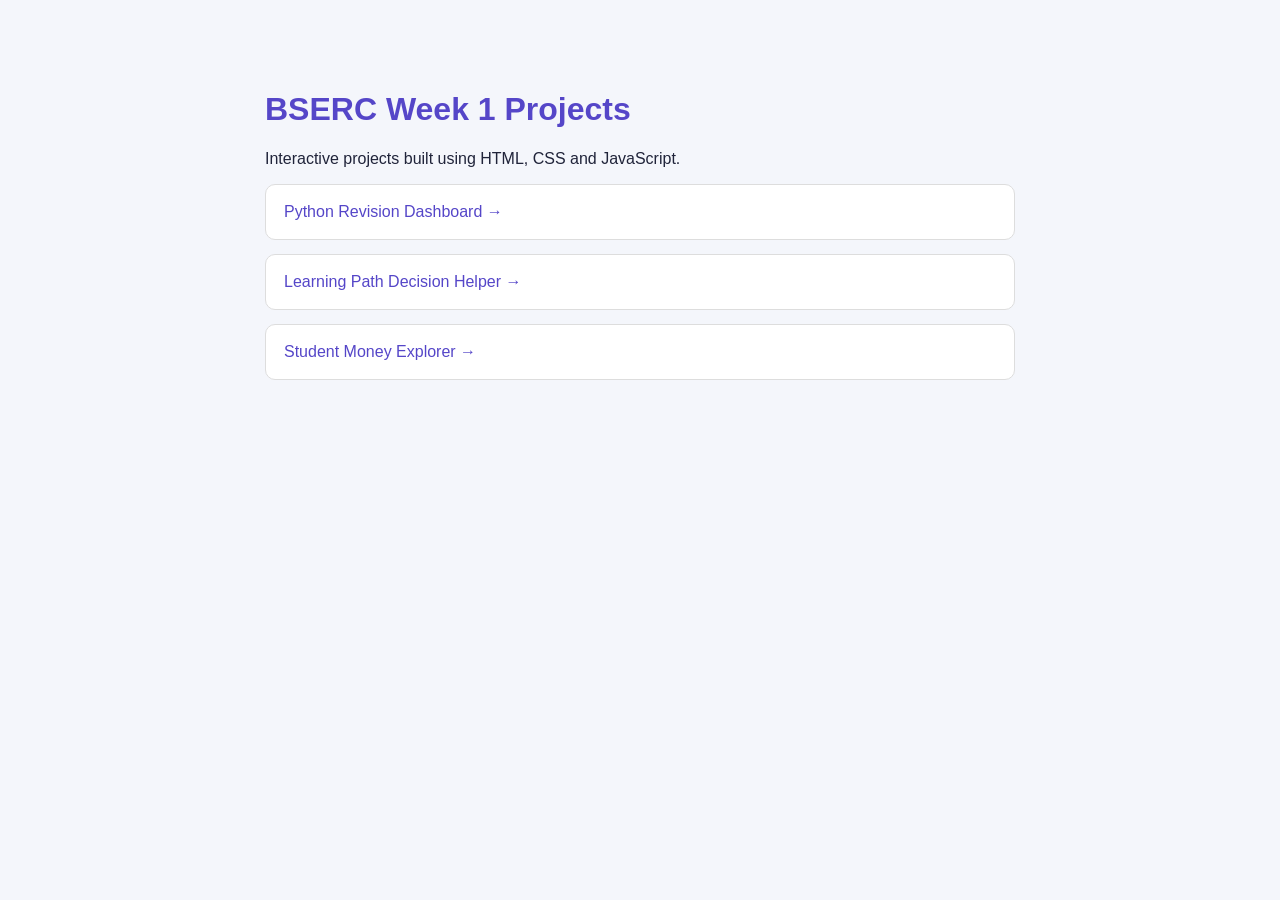
<file: index.html>
<!DOCTYPE html>
<html lang="en">
<head>
  <meta charset="UTF-8">
  <meta name="viewport" content="width=device-width, initial-scale=1.0">
  <title>BSERC Week 1 Projects</title>
  <style>
    body {
      font-family: Arial, sans-serif;
      max-width: 750px;
      margin: 50px auto;
      padding: 20px;
      background: #f4f6fb;
      color: #20243a;
    }
    h1 { color: #5546c8; }
    a {
      display: block;
      background: white;
      padding: 18px;
      margin: 14px 0;
      border-radius: 10px;
      color: #5546c8;
      text-decoration: none;
      border: 1px solid #ddd;
    }
    a:hover { background: #eceaff; }
  </style>
</head>
<body>
  <h1>BSERC Week 1 Projects</h1>
  <p>Interactive projects built using HTML, CSS and JavaScript.</p>

  <a href="BSERC_html_files/python%20revision%20dashboard/python_revision_dashboard.html">
    Python Revision Dashboard →
  </a>

  <a href="BSERC_html_files/learning%20path%20decision%20helper/learning_path_decision_helper.html">
    Learning Path Decision Helper →
  </a>

  <a href="BSERC_html_files/student%20money%20explorer/student_money_explorer.html">
    Student Money Explorer →
  </a>
</body>
</html>
</file>
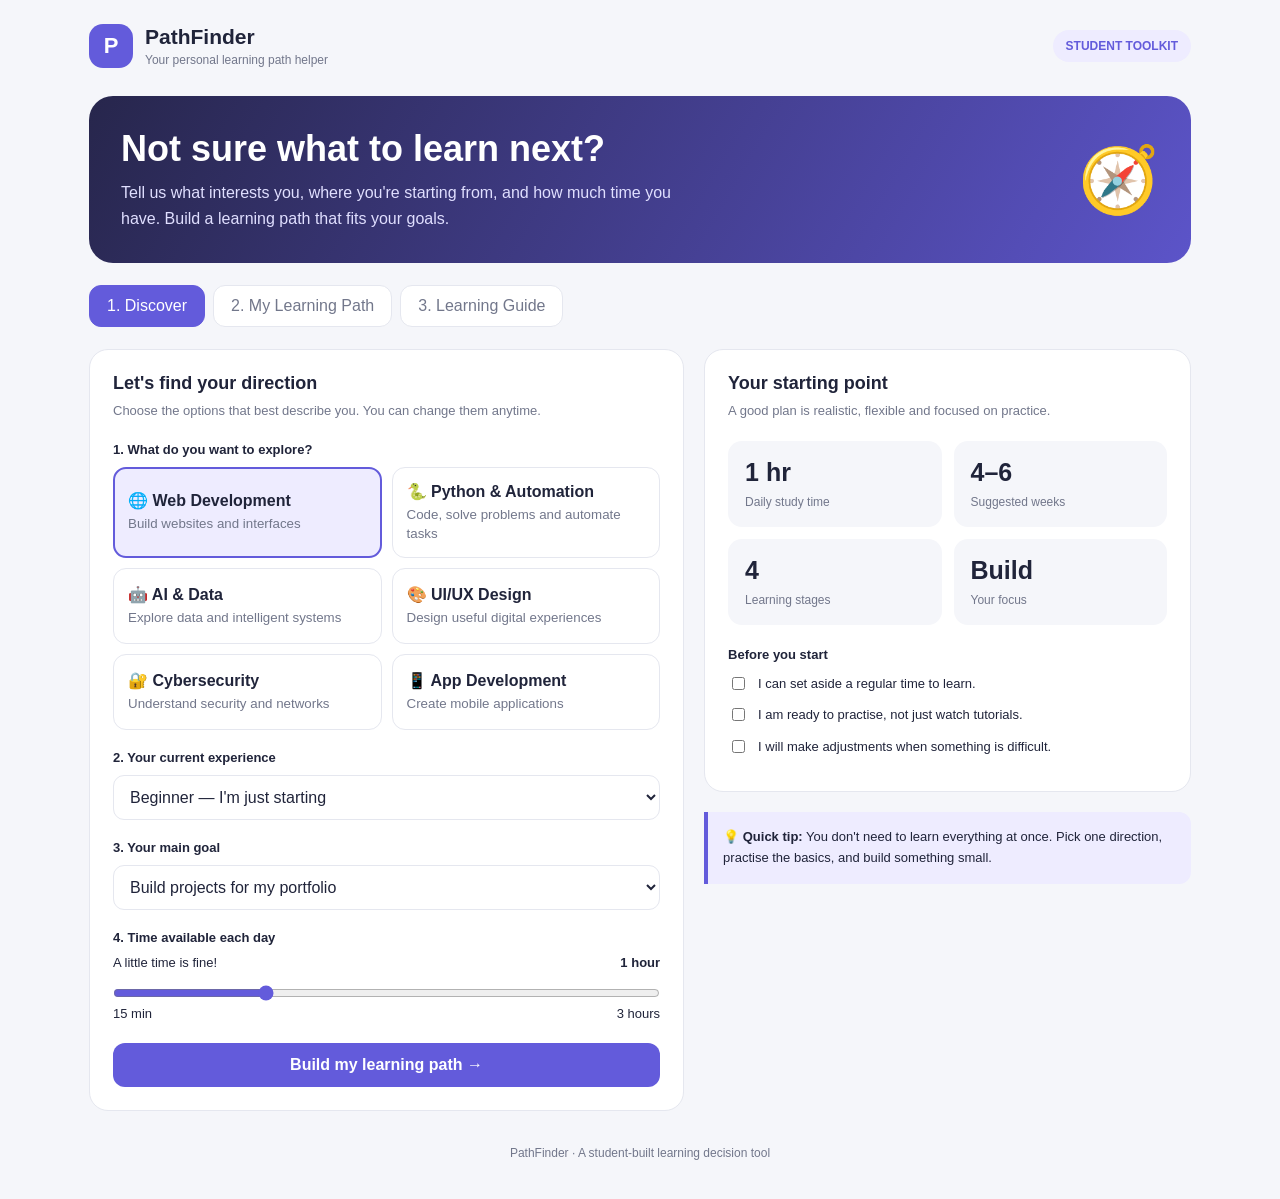
<file: learning path decision helper/learning_path_decision_helper.html>
<!DOCTYPE html>
<html lang="en">
<head>
<meta charset="UTF-8">
<meta name="viewport" content="width=device-width, initial-scale=1.0">
<title>PathFinder | Learning Path Helper</title>
<style>
:root {
  --bg: #f5f6fa;
  --card: #ffffff;
  --text: #20243a;
  --muted: #72778b;
  --accent: #635bdb;
  --soft: #eeecff;
  --border: #e5e7ef;
  --green: #19876b;
}
* { box-sizing: border-box; }
body {
  margin: 0;
  font-family: Inter, "Segoe UI", Arial, sans-serif;
  background: var(--bg);
  color: var(--text);
}
button, select { font: inherit; }
button { cursor: pointer; }
.app { max-width: 1150px; margin: auto; padding: 24px; }
header {
  display: flex; justify-content: space-between; align-items: center;
  gap: 16px; margin-bottom: 28px;
}
.brand { display: flex; align-items: center; gap: 12px; }
.logo {
  width: 44px; height: 44px; border-radius: 14px;
  display: grid; place-items: center; color: white;
  background: var(--accent); font-size: 22px; font-weight: bold;
}
.brand h1 { font-size: 21px; margin: 0; }
.brand p { margin: 4px 0 0; color: var(--muted); font-size: 12px; }
.pill {
  background: var(--soft); color: var(--accent); padding: 9px 13px;
  border-radius: 30px; font-size: 12px; font-weight: 700;
}
.hero {
  background: linear-gradient(120deg, #27264c, #5c54c9);
  border-radius: 24px; padding: 32px; color: white;
  display: flex; justify-content: space-between; align-items: center;
  gap: 20px; margin-bottom: 22px;
}
.hero h2 { font-size: clamp(25px, 4vw, 36px); margin: 0 0 10px; }
.hero p { color: #e0dfff; max-width: 590px; line-height: 1.6; margin: 0; }
.hero-icon { font-size: 65px; }
.tabs { display: flex; gap: 8px; flex-wrap: wrap; margin-bottom: 22px; }
.tab {
  border: 1px solid var(--border); background: var(--card);
  color: var(--muted); border-radius: 12px; padding: 11px 17px;
}
.tab.active { background: var(--accent); color: white; border-color: var(--accent); }
.page { display: none; }
.page.active { display: block; }
.layout { display: grid; grid-template-columns: 1.1fr .9fr; gap: 20px; }
.card {
  background: var(--card); border: 1px solid var(--border);
  border-radius: 19px; padding: 23px; margin-bottom: 20px;
}
.card h3 { margin: 0 0 7px; font-size: 18px; }
.sub { color: var(--muted); font-size: 13px; line-height: 1.6; margin: 0 0 19px; }
.label { display: block; font-size: 13px; font-weight: 700; margin: 20px 0 10px; }
.options { display: grid; grid-template-columns: repeat(2, 1fr); gap: 10px; }
.option {
  text-align: left; border: 1px solid var(--border); background: var(--card);
  color: var(--text); border-radius: 13px; padding: 14px;
  min-height: 76px; transition: .15s;
}
.option strong { display: block; margin-bottom: 5px; }
.option small { color: var(--muted); line-height: 1.4; display: block; }
.option.selected { border: 2px solid var(--accent); background: var(--soft); padding: 13px; }
select {
  width: 100%; padding: 12px; border: 1px solid var(--border);
  border-radius: 11px; background: var(--card); color: var(--text);
}
.range-row { display: flex; justify-content: space-between; font-size: 13px; }
input[type="range"] { width: 100%; accent-color: var(--accent); margin: 15px 0 5px; }
.primary, .secondary {
  border: 0; border-radius: 12px; padding: 13px 18px; font-weight: 700;
}
.primary { background: var(--accent); color: white; width: 100%; margin-top: 22px; }
.secondary { background: var(--soft); color: var(--accent); }
.primary:hover, .secondary:hover { opacity: .88; }
.stat-grid { display: grid; grid-template-columns: repeat(2, 1fr); gap: 12px; }
.stat { background: var(--bg); border-radius: 14px; padding: 17px; }
.stat strong { display: block; font-size: 25px; margin-bottom: 5px; }
.stat span { font-size: 12px; color: var(--muted); }
.mini-title { font-size: 13px; font-weight: 700; margin: 22px 0 10px; }
.checkline { display: flex; gap: 10px; align-items: flex-start; margin: 12px 0; font-size: 13px; line-height: 1.5; }
.checkline input { accent-color: var(--accent); margin-top: 3px; }
.result-head { display: flex; justify-content: space-between; gap: 12px; align-items: center; }
.tag { background: #e5f6ef; color: var(--green); border-radius: 30px; padding: 7px 10px; font-size: 11px; font-weight: 700; }
.path-card {
  border: 1px solid var(--border); border-radius: 15px;
  padding: 17px; margin: 13px 0; display: flex; gap: 14px;
}
.step-num {
  flex: 0 0 34px; width: 34px; height: 34px; border-radius: 11px;
  background: var(--soft); color: var(--accent); display: grid;
  place-items: center; font-weight: 800;
}
.path-card h4 { margin: 0 0 6px; }
.path-card p { color: var(--muted); font-size: 13px; line-height: 1.6; margin: 0; }
.path-card small { color: var(--accent); display: block; margin-top: 9px; font-weight: 700; }
.tip {
  border-left: 4px solid var(--accent); background: var(--soft);
  padding: 15px; border-radius: 0 12px 12px 0;
  font-size: 13px; line-height: 1.6; margin: 15px 0;
}
.empty { text-align: center; padding: 35px 15px; color: var(--muted); line-height: 1.7; }
footer { text-align: center; color: var(--muted); font-size: 12px; padding: 15px; }
@media (max-width: 760px) {
  .app { padding: 15px; }
  .hero { padding: 23px; }
  .hero-icon { display: none; }
  .layout { grid-template-columns: 1fr; }
  .card { padding: 18px; }
  .brand p { max-width: 180px; }
  .pill { display: none; }
}
@media (max-width: 420px) {
  .options { grid-template-columns: 1fr; }
  .hero { border-radius: 17px; }
  .tab { flex: 1; padding: 10px 8px; font-size: 12px; }
}
</style>
</head>
<body>
<div class="app">
  <header>
    <div class="brand">
      <div class="logo">P</div>
      <div>
        <h1>PathFinder</h1>
        <p>Your personal learning path helper</p>
      </div>
    </div>
    <span class="pill">STUDENT TOOLKIT</span>
  </header>

  <section class="hero">
    <div>
      <h2>Not sure what to learn next?</h2>
      <p>Tell us what interests you, where you're starting from, and how much time you have. Build a learning path that fits your goals.</p>
    </div>
    <div class="hero-icon">🧭</div>
  </section>

  <nav class="tabs">
    <button class="tab active" data-page="discover">1. Discover</button>
    <button class="tab" data-page="path">2. My Learning Path</button>
    <button class="tab" data-page="guide">3. Learning Guide</button>
  </nav>

  <main>
    <section class="page active" id="discover">
      <div class="layout">
        <div class="card">
          <h3>Let's find your direction</h3>
          <p class="sub">Choose the options that best describe you. You can change them anytime.</p>

          <span class="label">1. What do you want to explore?</span>
          <div class="options" id="interests">
            <button class="option selected" data-value="web">
              <strong>🌐 Web Development</strong><small>Build websites and interfaces</small>
            </button>
            <button class="option" data-value="python">
              <strong>🐍 Python & Automation</strong><small>Code, solve problems and automate tasks</small>
            </button>
            <button class="option" data-value="ai">
              <strong>🤖 AI & Data</strong><small>Explore data and intelligent systems</small>
            </button>
            <button class="option" data-value="design">
              <strong>🎨 UI/UX Design</strong><small>Design useful digital experiences</small>
            </button>
            <button class="option" data-value="cyber">
              <strong>🔐 Cybersecurity</strong><small>Understand security and networks</small>
            </button>
            <button class="option" data-value="apps">
              <strong>📱 App Development</strong><small>Create mobile applications</small>
            </button>
          </div>

          <span class="label">2. Your current experience</span>
          <select id="level">
            <option value="beginner">Beginner — I'm just starting</option>
            <option value="some">Some basics — I've tried a few things</option>
            <option value="intermediate">Intermediate — I can build small projects</option>
          </select>

          <span class="label">3. Your main goal</span>
          <select id="goal">
            <option value="projects">Build projects for my portfolio</option>
            <option value="career">Explore a future career</option>
            <option value="college">Strengthen my college skills</option>
            <option value="curiosity">Learn something new for fun</option>
          </select>

          <span class="label">4. Time available each day</span>
          <div class="range-row"><span>A little time is fine!</span><strong id="hoursText">1 hour</strong></div>
          <input id="hours" type="range" min="15" max="180" step="15" value="60">
          <div class="range-row"><span>15 min</span><span>3 hours</span></div>

          <button class="primary" id="generate">Build my learning path →</button>
        </div>

        <div>
          <div class="card">
            <h3>Your starting point</h3>
            <p class="sub">A good plan is realistic, flexible and focused on practice.</p>
            <div class="stat-grid">
              <div class="stat"><strong id="statTime">1 hr</strong><span>Daily study time</span></div>
              <div class="stat"><strong id="statWeeks">4</strong><span>Suggested weeks</span></div>
              <div class="stat"><strong id="statSteps">4</strong><span>Learning stages</span></div>
              <div class="stat"><strong id="statMode">Build</strong><span>Your focus</span></div>
            </div>
            <div class="mini-title">Before you start</div>
            <label class="checkline"><input type="checkbox"> I can set aside a regular time to learn.</label>
            <label class="checkline"><input type="checkbox"> I am ready to practise, not just watch tutorials.</label>
            <label class="checkline"><input type="checkbox"> I will make adjustments when something is difficult.</label>
          </div>
          <div class="tip">💡 <strong>Quick tip:</strong> You don't need to learn everything at once. Pick one direction, practise the basics, and build something small.</div>
        </div>
      </div>
    </section>

    <section class="page" id="path">
      <div class="card">
        <div class="result-head">
          <div>
            <h3 id="pathTitle">Your learning path</h3>
            <p class="sub" id="pathSubtitle">Your personalised plan will appear here.</p>
          </div>
          <span class="tag" id="pathTag">READY WHEN YOU ARE</span>
        </div>
        <div id="pathContent" class="empty">
          <div style="font-size:40px">🗺️</div>
          Choose your preferences in Discover, then click <strong>Build my learning path</strong>.
        </div>
        <div id="pathActions" style="display:none; gap:10px; flex-wrap:wrap; margin-top:18px;">
          <button class="secondary" id="savePath">Save my plan</button>
          <button class="secondary" id="printPath">Print / Save as PDF</button>
        </div>
        <p id="saveStatus" class="sub" style="margin-top:14px"></p>
      </div>
    </section>

    <section class="page" id="guide">
      <div class="layout">
        <div class="card">
          <h3>How to learn effectively</h3>
          <p class="sub">A simple approach that works across different subjects.</p>
          <div class="path-card"><div class="step-num">1</div><div><h4>Learn one concept</h4><p>Use a beginner-friendly tutorial or reference. Focus on understanding rather than rushing.</p></div></div>
          <div class="path-card"><div class="step-num">2</div><div><h4>Practise immediately</h4><p>Try a small exercise without copying the solution. Mistakes help you identify what to revisit.</p></div></div>
          <div class="path-card"><div class="step-num">3</div><div><h4>Build something</h4><p>Apply what you learned in a mini-project that solves a real or everyday problem.</p></div></div>
          <div class="path-card"><div class="step-num">4</div><div><h4>Review and improve</h4><p>Write down what worked, what confused you, and what you want to try next.</p></div></div>
        </div>
        <div class="card">
          <h3>Keep your plan realistic</h3>
          <p class="sub">Small, consistent sessions can be more useful than occasional long study sessions.</p>
          <div class="tip">📅 <strong>Plan:</strong> Decide what you want to finish before starting each session.</div>
          <div class="tip">🧠 <strong>Recall:</strong> Try explaining the concept without looking at your notes.</div>
          <div class="tip">🛠️ <strong>Apply:</strong> Use the concept in a small task or project.</div>
          <div class="tip">🔁 <strong>Adapt:</strong> If a topic is difficult, spend more time on it instead of blindly following a schedule.</div>
          <button class="secondary" id="backDiscover">Customise my plan</button>
        </div>
      </div>
    </section>
  </main>
  <footer>PathFinder · A student-built learning decision tool</footer>
</div>

<script>
const $ = id => document.getElementById(id);

const tracks = {
  web: {
    name: "Web Development",
    intro: "Learn to create websites, from page structure to a working mini-project.",
    stages: [
      ["HTML foundations", "Learn headings, links, images, forms and semantic structure.", "Build a personal profile page."],
      ["CSS and layout", "Practise colours, spacing, typography, Flexbox and responsive design.", "Style your profile for phone and laptop screens."],
      ["JavaScript basics", "Learn variables, conditions, functions, events and DOM updates.", "Add a button, interactive form or quiz."],
      ["Portfolio project", "Combine your skills and test the page on different screen sizes.", "Publish a small personal portfolio."]
    ]
  },
  python: {
    name: "Python & Automation",
    intro: "Start with core Python concepts, then use them to solve practical problems.",
    stages: [
      ["Python foundations", "Practise variables, data types, input, output and operators.", "Create a simple calculator."],
      ["Logic and collections", "Learn conditions, loops, lists, dictionaries and strings.", "Build a quiz or expense tracker."],
      ["Functions and files", "Organise code with functions and learn basic file handling.", "Save and load a small set of records."],
      ["Mini automation project", "Choose a repetitive task and automate part of the workflow.", "Build a file organiser or study tracker."]
    ]
  },
  ai: {
    name: "AI & Data",
    intro: "Build a foundation in Python and data before exploring introductory AI concepts.",
    stages: [
      ["Python for data", "Review variables, loops, functions, lists and dictionaries.", "Analyse a small set of sample data."],
      ["Data handling", "Learn tables, filtering, sorting and basic visualisation.", "Make a chart from a sample dataset."],
      ["AI fundamentals", "Explore datasets, features, models and how evaluation works.", "Try a beginner-friendly classification example."],
      ["Small data project", "Choose a question, inspect data and explain your findings.", "Create a short data report with a visual."]
    ]
  },
  design: {
    name: "UI/UX Design",
    intro: "Explore how to design clear, useful interfaces around real user needs.",
    stages: [
      ["Design fundamentals", "Study hierarchy, contrast, spacing, typography and colour.", "Review and sketch a familiar app screen."],
      ["Understand users", "Identify a user, their goal and the problem they face.", "Write a simple user journey."],
      ["Wireframes and prototypes", "Sketch page layouts and link screens into a basic flow.", "Design a three-screen student app."],
      ["Test and refine", "Ask someone to try the design and note where they get confused.", "Improve the prototype using feedback."]
    ]
  },
  cyber: {
    name: "Cybersecurity",
    intro: "Build safe, foundational knowledge of computers, networks and digital security.",
    stages: [
      ["Computer and web basics", "Understand operating systems, browsers, IP addresses and DNS.", "Draw how a browser reaches a website."],
      ["Security fundamentals", "Learn authentication, permissions, encryption concepts and updates.", "Create a personal account-security checklist."],
      ["Networks and threats", "Explore common threats and defensive security practices.", "Explain how phishing attempts can be recognised."],
      ["Defensive mini-project", "Practise security awareness and basic system-hardening concepts.", "Write a security guide for a student laptop."]
    ]
  },
  apps: {
    name: "App Development",
    intro: "Explore application design and development through a small, achievable app.",
    stages: [
      ["Programming foundations", "Practise variables, conditions, loops and functions.", "Create a simple command-line utility."],
      ["App structure", "Explore screens, navigation, inputs and application state.", "Sketch an app with three screens."],
      ["Build the interface", "Choose a beginner-friendly framework and follow its official starter guide.", "Create a screen with working buttons and inputs."],
      ["Test your app", "Check common user actions, handle errors and refine the interface.", "Build a small task list or study planner."]
    ]
  }
};

const goalNames = {
  projects: "Portfolio projects",
  career: "Career exploration",
  college: "College skills",
  curiosity: "Personal exploration"
};

let selectedInterest = "web";
let currentPlan = null;

document.querySelectorAll(".tab").forEach(button => {
  button.addEventListener("click", () => showPage(button.dataset.page));
});

function showPage(id) {
  document.querySelectorAll(".page").forEach(p => p.classList.toggle("active", p.id === id));
  document.querySelectorAll(".tab").forEach(t => t.classList.toggle("active", t.dataset.page === id));
  window.scrollTo({ top: 0, behavior: "smooth" });
}

$("interests").querySelectorAll(".option").forEach(button => {
  button.addEventListener("click", () => {
    selectedInterest = button.dataset.value;
    $("interests").querySelectorAll(".option").forEach(b => b.classList.toggle("selected", b === button));
    updateStats();
  });
});

$("hours").addEventListener("input", () => {
  const mins = Number($("hours").value);
  $("hoursText").textContent = mins < 60 ? mins + " minutes" : (mins / 60) + (mins === 60 ? " hour" : " hours");
  updateStats();
});

$("level").addEventListener("change", updateStats);
$("goal").addEventListener("change", updateStats);

function updateStats() {
  const mins = Number($("hours").value);
  $("statTime").textContent = mins < 60 ? mins + "m" : (mins / 60) + " hr";
  $("statWeeks").textContent = $("level").value === "intermediate" ? "3–4" : "4–6";
  $("statSteps").textContent = "4";
  const goal = $("goal").value;
  $("statMode").textContent = goal === "projects" ? "Build" : goal === "career" ? "Explore" : goal === "college" ? "Practise" : "Discover";
}

function buildPlan() {
  const track = tracks[selectedInterest];
  const level = $("level").value;
  const goal = $("goal").value;
  const mins = Number($("hours").value);
  const stages = track.stages.map((s, i) => {
    let duration = Math.max(1, Math.round((mins < 30 ? 2.5 : mins < 60 ? 2 : 1.5) + (i === 3 ? 1 : 0)));
    if (level === "intermediate") duration = Math.max(1, duration - 1);
    if (level === "beginner") duration += 1;
    return { title: s[0], learn: s[1], task: s[2], weeks: duration };
  });
  const totalWeeks = stages.reduce((sum, s) => sum + s.weeks, 0);
  currentPlan = {
    name: track.name, intro: track.intro, level, goal, mins,
    stages, totalWeeks, createdAt: new Date().toLocaleDateString()
  };

  $("pathTitle").textContent = "Your " + track.name + " roadmap";
  $("pathSubtitle").textContent = goalNames[goal] + " · " + (level === "beginner" ? "Beginner level" : level === "some" ? "Some experience" : "Intermediate level") + " · " + (mins < 60 ? mins + " min" : (mins / 60) + " hr") + " per day";
  $("pathTag").textContent = "PERSONALISED PLAN";
  $("pathContent").className = "";
  $("pathContent").innerHTML = `
    <div class="tip">${track.intro}<br><strong>Suggested duration:</strong> approximately ${totalWeeks} weeks. Adjust the pace to suit your progress.</div>
    ${stages.map((s, i) => `
      <div class="path-card">
        <div class="step-num">${i + 1}</div>
        <div>
          <h4>${s.title}</h4>
          <p>${s.learn}</p>
          <p style="margin-top:7px"><strong>Try this:</strong> ${s.task}</p>
          <small>Suggested time: ${s.weeks} week${s.weeks === 1 ? "" : "s"}</small>
          <label class="checkline"><input class="stage-check" type="checkbox" data-stage="${i}"> Mark this stage as completed</label>
        </div>
      </div>`).join("")}
    <div class="tip">🎯 <strong>Success looks like:</strong> being able to explain the basics and complete the mini-project with less help. You don't need to rush to the next stage.</div>`;
  $("pathActions").style.display = "flex";
  $("saveStatus").textContent = "";
  showPage("path");
}

$("generate").addEventListener("click", buildPlan);

$("savePath").addEventListener("click", () => {
  if (!currentPlan) return;
  const completed = [...document.querySelectorAll(".stage-check")].map(c => c.checked);
  const saveData = { ...currentPlan, completed };
  try {
    localStorage.setItem("pathFinderSavedPlan", JSON.stringify(saveData));
    $("saveStatus").textContent = "✓ Your plan is saved in this browser. You can return to it on this device.";
  } catch {
    $("saveStatus").textContent = "Your browser could not save the plan. You can print it or keep a copy instead.";
  }
});

$("printPath").addEventListener("click", () => {
  if (currentPlan) window.print();
});

$("backDiscover").addEventListener("click", () => showPage("discover"));

function restoreSavedPlan() {
  try {
    const saved = JSON.parse(localStorage.getItem("pathFinderSavedPlan"));
    if (!saved) return;
    selectedInterest = Object.keys(tracks).find(key => tracks[key].name === saved.name) || "web";
    $("interests").querySelectorAll(".option").forEach(b => b.classList.toggle("selected", b.dataset.value === selectedInterest));
    $("level").value = saved.level;
    $("goal").value = saved.goal;
    $("hours").value = saved.mins;
    $("hours").dispatchEvent(new Event("input"));
    updateStats();
    buildPlan();
    document.querySelectorAll(".stage-check").forEach((c, i) => c.checked = !!saved.completed?.[i]);
    $("saveStatus").textContent = "Loaded your previously saved plan from this browser.";
    showPage("discover");
  } catch {
    // The tool still works if browser storage is unavailable.
  }
}

updateStats();
restoreSavedPlan();
</script>
</body>
</html>
</file>
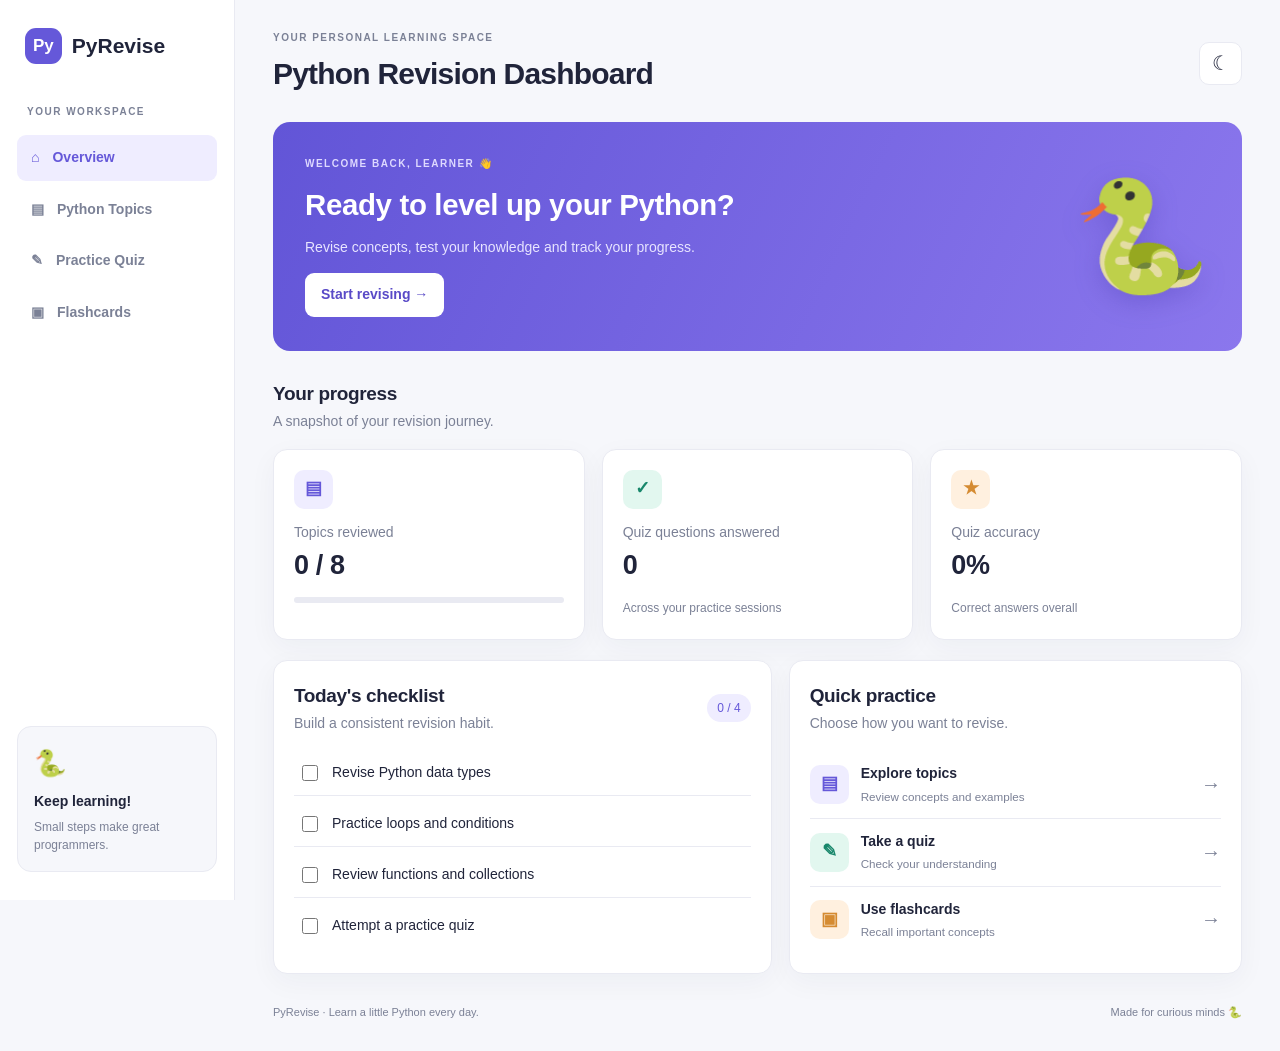
<file: python revision dashboard/python_revision_dashboard.html>
<!DOCTYPE html>
<html lang="en">
<head>
  <meta charset="UTF-8">
  <meta name="viewport" content="width=device-width, initial-scale=1.0">
  <title>PyRevise | Python Revision Dashboard</title>
  <link rel="stylesheet" href="styles.css">
  <script src="app.js" defer></script>
</head>
<body>
  <aside class="sidebar">
    <div class="brand"><span class="brand-icon">Py</span> PyRevise</div>
    <p class="side-label">YOUR WORKSPACE</p>

    <button class="nav-link active" data-page="overview">⌂ <span>Overview</span></button>
    <button class="nav-link" data-page="topics">▤ <span>Python Topics</span></button>
    <button class="nav-link" data-page="quiz">✎ <span>Practice Quiz</span></button>
    <button class="nav-link" data-page="flashcards">▣ <span>Flashcards</span></button>

    <div class="sidebar-bottom">
      <div class="python-badge">🐍</div>
      <strong>Keep learning!</strong>
      <p>Small steps make great programmers.</p>
    </div>
  </aside>

  <main class="main-content">
    <header class="topbar">
      <div>
        <p class="eyebrow">YOUR PERSONAL LEARNING SPACE</p>
        <h1 id="page-title">Python Revision Dashboard</h1>
      </div>
      <button id="theme-toggle" class="icon-button" aria-label="Toggle theme">☾</button>
    </header>

    <!-- OVERVIEW -->
    <section class="page active" id="overview">
      <div class="welcome-banner">
        <div>
          <p class="eyebrow light">WELCOME BACK, LEARNER 👋</p>
          <h2>Ready to level up your Python?</h2>
          <p>Revise concepts, test your knowledge and track your progress.</p>
          <button class="button button-light" data-go="topics">Start revising →</button>
        </div>
        <div class="hero-python">🐍</div>
      </div>

      <div class="section-heading">
        <div><h2>Your progress</h2><p>A snapshot of your revision journey.</p></div>
      </div>

      <div class="stats-grid">
        <article class="stat-card">
          <span class="stat-icon purple">▤</span>
          <p>Topics reviewed</p>
          <h2 id="reviewed-count">0 / 8</h2>
          <div class="progress-track"><div id="topic-progress" class="progress-fill"></div></div>
        </article>
        <article class="stat-card">
          <span class="stat-icon green">✓</span>
          <p>Quiz questions answered</p>
          <h2 id="answered-count">0</h2>
          <span class="muted">Across your practice sessions</span>
        </article>
        <article class="stat-card">
          <span class="stat-icon orange">★</span>
          <p>Quiz accuracy</p>
          <h2 id="accuracy-count">0%</h2>
          <span class="muted">Correct answers overall</span>
        </article>
      </div>

      <div class="dashboard-grid">
        <article class="panel">
          <div class="section-heading">
            <div><h2>Today's checklist</h2><p>Build a consistent revision habit.</p></div>
            <span class="pill" id="checklist-count">0 / 4</span>
          </div>
          <div class="checklist">
            <label class="check-item"><input type="checkbox" data-task="0"> <span>Revise Python data types</span></label>
            <label class="check-item"><input type="checkbox" data-task="1"> <span>Practice loops and conditions</span></label>
            <label class="check-item"><input type="checkbox" data-task="2"> <span>Review functions and collections</span></label>
            <label class="check-item"><input type="checkbox" data-task="3"> <span>Attempt a practice quiz</span></label>
          </div>
        </article>

        <article class="panel">
          <div class="section-heading"><div><h2>Quick practice</h2><p>Choose how you want to revise.</p></div></div>
          <button class="quick-action" data-go="topics"><span class="action-icon purple">▤</span><span><strong>Explore topics</strong><small>Review concepts and examples</small></span><span class="arrow">→</span></button>
          <button class="quick-action" data-go="quiz"><span class="action-icon green">✎</span><span><strong>Take a quiz</strong><small>Check your understanding</small></span><span class="arrow">→</span></button>
          <button class="quick-action" data-go="flashcards"><span class="action-icon orange">▣</span><span><strong>Use flashcards</strong><small>Recall important concepts</small></span><span class="arrow">→</span></button>
        </article>
      </div>
    </section>

    <!-- TOPICS -->
    <section class="page" id="topics">
      <div class="page-intro">
        <h2>Explore Python</h2>
        <p>Choose a concept, review its notes and mark it as reviewed.</p>
      </div>
      <div class="topic-tools">
        <input id="topic-search" type="search" placeholder="⌕  Search Python topics...">
        <select id="topic-filter" aria-label="Filter topics">
          <option value="all">All topics</option>
          <option value="pending">Not reviewed</option>
          <option value="reviewed">Reviewed</option>
        </select>
      </div>
      <div class="topic-grid" id="topic-grid"></div>
      <article class="panel topic-detail" id="topic-detail">
        <div class="empty-state">Select a topic above to see its revision notes.</div>
      </article>
    </section>

    <!-- QUIZ -->
    <section class="page" id="quiz">
      <div class="page-intro">
        <h2>Python practice quiz</h2>
        <p>Test your knowledge with multiple-choice questions.</p>
      </div>
      <article class="panel quiz-settings" id="quiz-settings">
        <label>Choose a topic
          <select id="quiz-category">
            <option value="all">All topics</option>
            <option value="basics">Python Basics</option>
            <option value="variables">Variables & Data Types</option>
            <option value="conditions">Conditions & Loops</option>
            <option value="functions">Functions</option>
            <option value="collections">Collections</option>
            <option value="strings">Strings</option>
            <option value="errors">Errors & Exceptions</option>
            <option value="files">File Handling</option>
          </select>
        </label>
        <label>Number of questions
          <select id="quiz-length">
            <option value="5">5 questions</option>
            <option value="10">10 questions</option>
            <option value="15">15 questions</option>
          </select>
        </label>
        <button id="start-quiz" class="button button-primary">Start quiz →</button>
      </article>
      <article class="panel quiz-panel hidden" id="quiz-panel"></article>
      <article class="panel quiz-result hidden" id="quiz-result"></article>
    </section>

    <!-- FLASHCARDS -->
    <section class="page" id="flashcards">
      <div class="page-intro">
        <h2>Flashcard studio</h2>
        <p>Recall a concept before flipping the card to reveal the answer.</p>
      </div>
      <div class="flashcard-toolbar">
        <label>Topic
          <select id="flashcard-category">
            <option value="all">All topics</option>
            <option value="basics">Python Basics</option>
            <option value="variables">Variables & Data Types</option>
            <option value="conditions">Conditions & Loops</option>
            <option value="functions">Functions</option>
            <option value="collections">Collections</option>
            <option value="strings">Strings</option>
            <option value="errors">Errors & Exceptions</option>
            <option value="files">File Handling</option>
          </select>
        </label>
        <button class="button button-secondary" id="shuffle-cards">⇄ Shuffle</button>
        <button class="button button-secondary" id="known-filter">Show: All</button>
      </div>
      <div class="flashcard-area">
        <p class="muted" id="card-counter">Card 1</p>
        <button class="flashcard" id="flashcard" aria-label="Flip flashcard">
          <span class="flashcard-label" id="flashcard-label">QUESTION</span>
          <span class="flashcard-text" id="flashcard-text">Loading card...</span>
          <span class="flashcard-hint" id="flashcard-hint">Click to reveal answer</span>
        </button>
        <div class="flashcard-controls">
          <button class="button button-secondary" id="previous-card">← Previous</button>
          <button class="button button-primary" id="flip-card">Flip card</button>
          <button class="button button-secondary" id="next-card">Next →</button>
        </div>
        <button class="button button-secondary" id="mark-known">✓ Mark as known</button>
        <p class="muted" id="known-count">0 cards marked as known</p>
      </div>
    </section>

    <footer>PyRevise · Learn a little Python every day. <span>Made for curious minds 🐍</span></footer>
  </main>
</body>
</html>
</file>
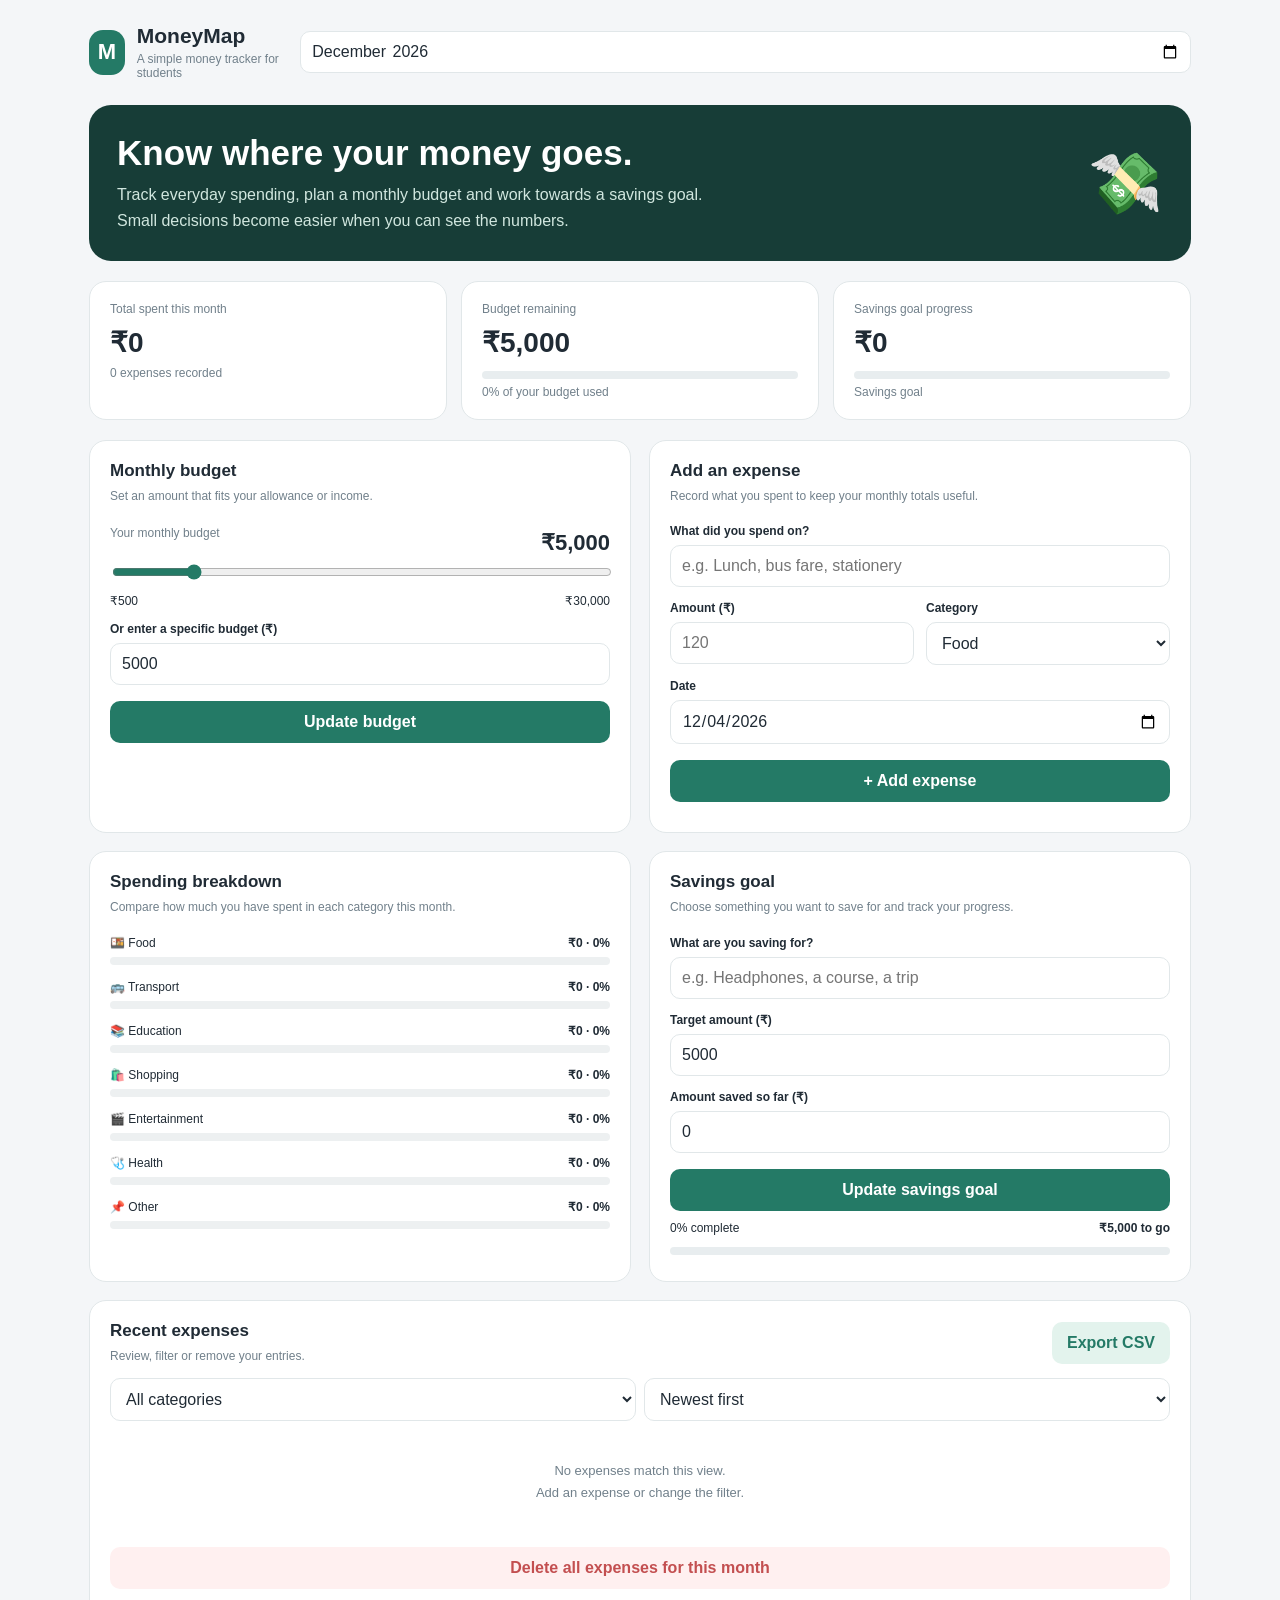
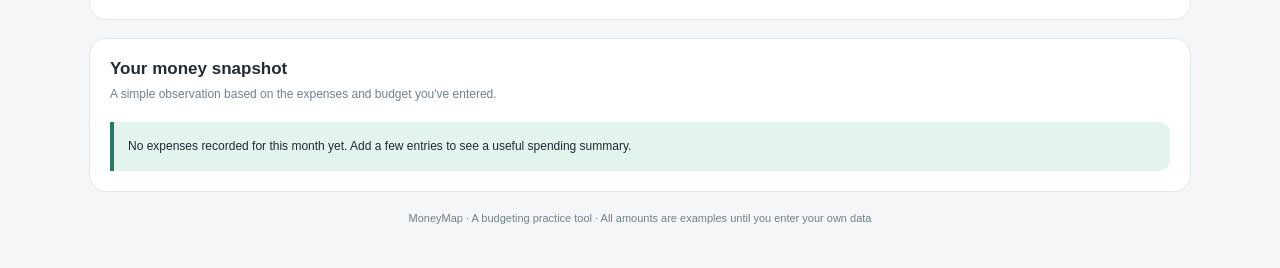
<file: student money explorer/student_money_explorer.html>
<!DOCTYPE html>
<html lang="en">
<head>
<meta charset="UTF-8">
<meta name="viewport" content="width=device-width, initial-scale=1.0">
<title>MoneyMap | Student Money Explorer</title>
<style>
:root {
  --bg:#f4f6f8; --card:#fff; --text:#202b35; --muted:#71808b;
  --accent:#247a66; --soft:#e3f3ed; --border:#e1e7e9;
  --red:#c34f50; --yellow:#b47a21;
}
* { box-sizing:border-box; }
body { margin:0; font-family:Inter,"Segoe UI",Arial,sans-serif; background:var(--bg); color:var(--text); }
button,input,select { font:inherit; }
button { cursor:pointer; }
.app { max-width:1150px; margin:auto; padding:24px; }
header { display:flex; justify-content:space-between; align-items:center; gap:12px; margin-bottom:25px; }
.brand { display:flex; align-items:center; gap:12px; }
.logo { background:var(--accent); color:white; width:45px; height:45px; border-radius:14px; display:grid; place-items:center; font-weight:800; font-size:22px; }
h1 { font-size:21px; margin:0; }
.brand p { font-size:12px; color:var(--muted); margin:4px 0 0; }
.month { border:1px solid var(--border); background:var(--card); padding:10px; border-radius:10px; color:var(--text); }
.hero { background:#173d37; color:white; border-radius:22px; padding:28px; margin-bottom:20px; display:flex; align-items:center; justify-content:space-between; gap:20px; }
.hero h2 { font-size:clamp(25px,4vw,35px); margin:0 0 9px; }
.hero p { color:#d1e7df; line-height:1.6; margin:0; max-width:600px; }
.hero-icon { font-size:60px; }
.stats { display:grid; grid-template-columns:repeat(3,1fr); gap:14px; margin-bottom:20px; }
.card { background:var(--card); border:1px solid var(--border); border-radius:17px; padding:20px; min-width:0; }
.stat-label { font-size:12px; color:var(--muted); }
.stat-value { font-size:clamp(20px,3vw,28px); font-weight:750; margin:10px 0 7px; overflow-wrap:anywhere; }
.stat-note { font-size:12px; color:var(--muted); }
.progress { height:8px; border-radius:20px; background:#e8edef; overflow:hidden; margin:12px 0 6px; }
.progress div { height:100%; width:0; background:var(--accent); border-radius:20px; transition:width .2s; }
.layout { display:grid; grid-template-columns:1fr 1fr; gap:18px; }
.card h3 { font-size:17px; margin:0 0 6px; }
.desc { font-size:12px; color:var(--muted); line-height:1.6; margin:0 0 18px; }
label { display:block; font-size:12px; font-weight:700; margin:14px 0 7px; }
input,select { width:100%; padding:11px; border:1px solid var(--border); background:white; color:var(--text); border-radius:10px; outline-color:var(--accent); }
input[type=range] { padding:0; accent-color:var(--accent); border:0; }
input[type=number] { appearance:textfield; }
.form-grid { display:grid; grid-template-columns:1fr 1fr; gap:12px; }
.btn { border:0; border-radius:10px; padding:12px 15px; font-weight:700; }
.primary { background:var(--accent); color:white; }
.secondary { background:var(--soft); color:var(--accent); }
.danger { background:#fff0f0; color:var(--red); }
.full { width:100%; margin-top:16px; }
.filter-row { display:flex; gap:8px; margin:12px 0; }
.filter-row select { min-width:0; }
.expense-list { display:flex; flex-direction:column; gap:9px; }
.expense { display:flex; align-items:center; gap:11px; border:1px solid var(--border); border-radius:12px; padding:12px; }
.exp-icon { width:39px; height:39px; flex:0 0 39px; display:grid; place-items:center; background:var(--soft); border-radius:11px; font-size:19px; }
.exp-info { min-width:0; flex:1; }
.exp-info strong { display:block; font-size:13px; overflow-wrap:anywhere; }
.exp-info small { color:var(--muted); font-size:11px; }
.exp-amount { font-weight:750; font-size:13px; white-space:nowrap; }
.delete { border:0; background:transparent; color:var(--red); font-size:19px; padding:4px; }
.empty { text-align:center; padding:27px 10px; color:var(--muted); font-size:13px; line-height:1.7; }
.category-list { display:flex; flex-direction:column; gap:15px; }
.cat-head { display:flex; justify-content:space-between; gap:10px; font-size:12px; margin-bottom:7px; }
.cat-head span:last-child { font-weight:700; }
.cat-track { height:8px; background:#edf0f1; border-radius:20px; overflow:hidden; }
.cat-fill { height:100%; background:var(--accent); border-radius:20px; }
.budget-head { display:flex; justify-content:space-between; align-items:center; gap:12px; }
.budget-head strong { font-size:22px; }
.goal-row { display:flex; justify-content:space-between; font-size:12px; gap:10px; margin:10px 0; }
.tip { border-left:4px solid var(--accent); background:var(--soft); padding:14px; border-radius:0 11px 11px 0; font-size:12px; line-height:1.7; margin-top:14px; }
footer { text-align:center; padding:20px 5px; color:var(--muted); font-size:11px; }
@media(max-width:760px) {
  .app { padding:14px; }
  .hero { padding:22px; }
  .hero-icon { display:none; }
  .layout { grid-template-columns:1fr; }
  .stats { grid-template-columns:1fr; }
  .stat-value { font-size:25px; }
  .card { padding:17px; }
}
@media(max-width:390px) {
  .form-grid { grid-template-columns:1fr; gap:0; }
  header { align-items:flex-start; }
  .month { max-width:150px; }
}
</style>
</head>
<body>
<div class="app">
  <header>
    <div class="brand">
      <div class="logo">M</div>
      <div><h1>MoneyMap</h1><p>A simple money tracker for students</p></div>
    </div>
    <input class="month" type="month" id="month" aria-label="Selected month">
  </header>

  <section class="hero">
    <div>
      <h2>Know where your money goes.</h2>
      <p>Track everyday spending, plan a monthly budget and work towards a savings goal. Small decisions become easier when you can see the numbers.</p>
    </div>
    <div class="hero-icon">💸</div>
  </section>

  <section class="stats">
    <div class="card">
      <div class="stat-label">Total spent this month</div>
      <div class="stat-value" id="spent">₹0</div>
      <div class="stat-note" id="spentNote">No expenses recorded yet</div>
    </div>
    <div class="card">
      <div class="stat-label">Budget remaining</div>
      <div class="stat-value" id="remaining">₹5,000</div>
      <div class="progress"><div id="budgetBar"></div></div>
      <div class="stat-note" id="budgetNote">0% of your budget used</div>
    </div>
    <div class="card">
      <div class="stat-label">Savings goal progress</div>
      <div class="stat-value" id="saved">₹0</div>
      <div class="progress"><div id="goalBar"></div></div>
      <div class="stat-note" id="goalNote">Set a goal to get started</div>
    </div>
  </section>

  <main class="layout">
    <section class="card">
      <h3>Monthly budget</h3>
      <p class="desc">Set an amount that fits your allowance or income.</p>
      <div class="budget-head"><span class="desc">Your monthly budget</span><strong id="budgetLabel">₹5,000</strong></div>
      <input id="budgetRange" type="range" min="500" max="30000" step="500" value="5000">
      <div class="goal-row"><span>₹500</span><span>₹30,000</span></div>
      <label for="budgetInput">Or enter a specific budget (₹)</label>
      <input id="budgetInput" type="number" min="1" max="10000000" value="5000">
      <button class="btn primary full" id="saveBudget">Update budget</button>
    </section>

    <section class="card">
      <h3>Add an expense</h3>
      <p class="desc">Record what you spent to keep your monthly totals useful.</p>
      <form id="expenseForm">
        <label for="expenseName">What did you spend on?</label>
        <input id="expenseName" maxlength="60" placeholder="e.g. Lunch, bus fare, stationery" required>
        <div class="form-grid">
          <div><label for="expenseAmount">Amount (₹)</label><input id="expenseAmount" type="number" min="0.01" max="10000000" step="0.01" placeholder="120" required></div>
          <div><label for="expenseCategory">Category</label>
            <select id="expenseCategory">
              <option>Food</option><option>Transport</option><option>Education</option>
              <option>Shopping</option><option>Entertainment</option><option>Health</option><option>Other</option>
            </select>
          </div>
        </div>
        <label for="expenseDate">Date</label>
        <input id="expenseDate" type="date" required>
        <button class="btn primary full" type="submit">+ Add expense</button>
      </form>
      <p id="formMessage" class="desc" aria-live="polite" style="margin:10px 0 0"></p>
    </section>

    <section class="card">
      <h3>Spending breakdown</h3>
      <p class="desc">Compare how much you have spent in each category this month.</p>
      <div id="categoryList" class="category-list"></div>
    </section>

    <section class="card">
      <h3>Savings goal</h3>
      <p class="desc">Choose something you want to save for and track your progress.</p>
      <label for="goalName">What are you saving for?</label>
      <input id="goalName" maxlength="60" placeholder="e.g. Headphones, a course, a trip">
      <label for="goalTarget">Target amount (₹)</label>
      <input id="goalTarget" type="number" min="1" max="10000000" value="5000">
      <label for="goalCurrent">Amount saved so far (₹)</label>
      <input id="goalCurrent" type="number" min="0" max="10000000" value="0">
      <button class="btn primary full" id="saveGoal">Update savings goal</button>
      <div class="goal-row"><span id="goalProgressText">0% complete</span><strong id="goalLeft">₹5,000 to go</strong></div>
      <div class="progress"><div id="goalDetailBar"></div></div>
    </section>

    <section class="card" style="grid-column:1/-1">
      <div class="budget-head">
        <div><h3>Recent expenses</h3><p class="desc" style="margin:5px 0 0">Review, filter or remove your entries.</p></div>
        <button class="btn secondary" id="exportBtn" type="button">Export CSV</button>
      </div>
      <div class="filter-row">
        <select id="filterCategory" aria-label="Filter by category">
          <option value="All">All categories</option><option>Food</option><option>Transport</option>
          <option>Education</option><option>Shopping</option><option>Entertainment</option><option>Health</option><option>Other</option>
        </select>
        <select id="sortBy" aria-label="Sort expenses">
          <option value="newest">Newest first</option><option value="oldest">Oldest first</option><option value="high">Highest amount</option><option value="low">Lowest amount</option>
        </select>
      </div>
      <div id="expenseList" class="expense-list"></div>
      <button class="btn danger full" id="clearMonth" type="button">Delete all expenses for this month</button>
      <p id="listMessage" class="desc" aria-live="polite" style="margin:10px 0 0"></p>
    </section>

    <section class="card" style="grid-column:1/-1">
      <h3>Your money snapshot</h3>
      <p class="desc">A simple observation based on the expenses and budget you've entered.</p>
      <div id="insight" class="tip">Add your first expense to see your spending snapshot.</div>
    </section>
  </main>
  <footer>MoneyMap · A budgeting practice tool · All amounts are examples until you enter your own data</footer>
</div>

<script>
const $ = id => document.getElementById(id);
const categories = {
  Food:"🍱", Transport:"🚌", Education:"📚", Shopping:"🛍️",
  Entertainment:"🎬", Health:"🩺", Other:"📌"
};
const today = new Date();
const localDate = d => `${d.getFullYear()}-${String(d.getMonth()+1).padStart(2,"0")}-${String(d.getDate()).padStart(2,"0")}`;
const monthOf = d => d.slice(0,7);
const currency = n => "₹" + Number(n || 0).toLocaleString("en-IN",{maximumFractionDigits:2});
let expenses = [];
let budget = 5000;
let goal = {name:"",target:5000,current:0};

function loadData() {
  try {
    const raw = JSON.parse(localStorage.getItem("moneyMapData") || "{}");
    expenses = Array.isArray(raw.expenses) ? raw.expenses.filter(e =>
      e && typeof e.id === "string" && typeof e.name === "string" &&
      Number.isFinite(Number(e.amount)) && Number(e.amount) > 0 &&
      categories[e.category] && /^\d{4}-\d{2}-\d{2}$/.test(e.date)
    ) : [];
    budget = Number.isFinite(Number(raw.budget)) && Number(raw.budget)>0 ? Number(raw.budget) : 5000;
    goal = {
      name: typeof raw.goal?.name === "string" ? raw.goal.name : "",
      target: Number.isFinite(Number(raw.goal?.target)) && Number(raw.goal?.target)>0 ? Number(raw.goal.target) : 5000,
      current: Number.isFinite(Number(raw.goal?.current)) && Number(raw.goal?.current)>=0 ? Number(raw.goal.current) : 0
    };
  } catch {
    expenses=[]; budget=5000; goal={name:"",target:5000,current:0};
  }
}
function saveData() {
  try {
    localStorage.setItem("moneyMapData",JSON.stringify({expenses,budget,goal}));
    return true;
  } catch { return false; }
}
function monthExpenses() {
  const m = $("month").value;
  return expenses.filter(e => monthOf(e.date) === m);
}
function sum(list) { return list.reduce((s,e)=>s+Number(e.amount),0); }
function setBar(id,pct) { $(id).style.width=Math.min(100,Math.max(0,pct))+"%"; }

function render() {
  const list=monthExpenses();
  const spent=sum(list);
  const remaining=budget-spent;
  $("spent").textContent=currency(spent);
  $("spentNote").textContent=list.length+" expense"+(list.length===1?"":"s")+" recorded";
  $("remaining").textContent=currency(remaining);
  $("remaining").style.color=remaining<0?"var(--red)":"var(--text)";
  const pct=spent/budget*100;
  setBar("budgetBar",pct);
  $("budgetBar").style.background=pct>100?"var(--red)":"var(--accent)";
  $("budgetNote").textContent=Math.round(pct)+"% of your budget used";
  $("budgetLabel").textContent=currency(budget);
  $("budgetInput").value=budget;
  $("budgetRange").value=Math.min(30000,Math.max(500,budget));
  $("saved").textContent=currency(goal.current);
  setBar("goalBar",goal.current/goal.target*100);
  $("goalNote").textContent=goal.name || "Savings goal";
  $("goalName").value=goal.name;
  $("goalTarget").value=goal.target;
  $("goalCurrent").value=goal.current;
  const goalPct=Math.min(100,goal.current/goal.target*100);
  $("goalProgressText").textContent=Math.round(goalPct)+"% complete";
  $("goalLeft").textContent=goal.current>=goal.target?"Goal reached!":currency(goal.target-goal.current)+" to go";
  setBar("goalDetailBar",goalPct);
  renderCategories(list,spent);
  renderExpenses();
  renderInsight(list,spent,remaining,pct);
}

function renderCategories(list,spent) {
  const totals={};
  Object.keys(categories).forEach(c=>totals[c]=0);
  list.forEach(e=>totals[e.category]+=Number(e.amount));
  const sorted=Object.entries(totals).sort((a,b)=>b[1]-a[1]);
  $("categoryList").innerHTML=sorted.map(([cat,amount])=>`
    <div>
      <div class="cat-head"><span>${categories[cat]} ${cat}</span><span>${currency(amount)} · ${spent?Math.round(amount/spent*100):0}%</span></div>
      <div class="cat-track"><div class="cat-fill" style="width:${spent?amount/spent*100:0}%"></div></div>
    </div>`).join("");
}

function renderExpenses() {
  const filter=$("filterCategory").value;
  const sort=$("sortBy").value;
  let list=monthExpenses().filter(e=>filter==="All"||e.category===filter);
  if(sort==="newest") list.sort((a,b)=>b.date.localeCompare(a.date)||b.id.localeCompare(a.id));
  if(sort==="oldest") list.sort((a,b)=>a.date.localeCompare(b.date)||a.id.localeCompare(b.id));
  if(sort==="high") list.sort((a,b)=>b.amount-a.amount);
  if(sort==="low") list.sort((a,b)=>a.amount-b.amount);
  $("expenseList").innerHTML=list.length?list.map(e=>`
    <div class="expense">
      <div class="exp-icon">${categories[e.category]}</div>
      <div class="exp-info"><strong>${escapeHTML(e.name)}</strong><small>${e.category} · ${e.date}</small></div>
      <div class="exp-amount">${currency(e.amount)}</div>
      <button class="delete" data-delete="${e.id}" aria-label="Delete ${escapeHTML(e.name)}">×</button>
    </div>`).join(""):`<div class="empty">No expenses match this view.<br>Add an expense or change the filter.</div>`;
}
function escapeHTML(str) {
  return String(str).replace(/[&<>"']/g,c=>({"&":"&amp;","<":"&lt;",">":"&gt;",'"':"&quot;","'":"&#39;"}[c]));
}
function renderInsight(list,spent,remaining,pct) {
  let message;
  if(!list.length) message="No expenses recorded for this month yet. Add a few entries to see a useful spending summary.";
  else if(remaining<0) message=`You've gone ${currency(-remaining)} over your budget. Review the category breakdown and adjust your plan if needed.`;
  else if(pct>=80) message=`You've used ${Math.round(pct)}% of your budget. Check upcoming expenses before making additional purchases.`;
  else {
    const totals={};
    list.forEach(e=>totals[e.category]=(totals[e.category]||0)+Number(e.amount));
    const top=Object.entries(totals).sort((a,b)=>b[1]-a[1])[0];
    message=`You've spent ${currency(spent)} and have ${currency(remaining)} left in your budget. Your largest recorded category is ${top[0]} (${currency(top[1])}).`;
  }
  $("insight").textContent=message;
}
function message(id,text) { $(id).textContent=text; }

$("month").value=localDate(today).slice(0,7);
$("expenseDate").value=localDate(today);
loadData();
render();

$("budgetRange").addEventListener("input",()=>{
  $("budgetInput").value=$("budgetRange").value;
});
$("saveBudget").addEventListener("click",()=>{
  const n=Number($("budgetInput").value);
  if(!Number.isFinite(n)||n<=0||n>10000000) return message("formMessage","Enter a budget between ₹1 and ₹1 crore.");
  budget=n;
  saveData(); render();
  message("formMessage","Budget updated.");
});
$("budgetInput").addEventListener("input",()=>{
  const n=Number($("budgetInput").value);
  if(n>=500&&n<=30000) $("budgetRange").value=n;
});
$("saveGoal").addEventListener("click",()=>{
  const target=Number($("goalTarget").value);
  const current=Number($("goalCurrent").value);
  if(!Number.isFinite(target)||target<=0||target>10000000||!Number.isFinite(current)||current<0||current>10000000)
    return message("formMessage","Enter a valid target and savings amount.");
  goal={name:$("goalName").value.trim(),target,current};
  saveData(); render();
  message("formMessage","Savings goal updated.");
});
$("expenseForm").addEventListener("submit",event=>{
  event.preventDefault();
  const name=$("expenseName").value.trim();
  const amount=Number($("expenseAmount").value);
  const category=$("expenseCategory").value;
  const date=$("expenseDate").value;
  if(!name||name.length>60||!Number.isFinite(amount)||amount<=0||amount>10000000||!categories[category]||!date)
    return message("formMessage","Check the name, amount, category and date.");
  if(monthOf(date)!== $("month").value) {
    $("month").value=monthOf(date);
  }
  expenses.push({id:Date.now().toString(36)+Math.random().toString(36).slice(2,8),name,amount,category,date});
  saveData(); render();
  $("expenseName").value="";
  $("expenseAmount").value="";
  message("formMessage","Expense added successfully.");
});
$("month").addEventListener("change",render);
$("filterCategory").addEventListener("change",renderExpenses);
$("sortBy").addEventListener("change",renderExpenses);

$("expenseList").addEventListener("click",event=>{
  const btn=event.target.closest("[data-delete]");
  if(!btn) return;
  expenses=expenses.filter(e=>e.id!==btn.dataset.delete);
  saveData(); render();
  message("listMessage","Expense deleted.");
});
$("clearMonth").addEventListener("click",()=>{
  const current=$("month").value;
  const count=monthExpenses().length;
  if(!count) return message("listMessage","There are no expenses for this month.");
  if(!confirm(`Delete all ${count} expenses for ${current}? This cannot be undone.`)) return;
  expenses=expenses.filter(e=>monthOf(e.date)!==current);
  saveData(); render();
  message("listMessage","Expenses for the selected month were deleted.");
});
$("exportBtn").addEventListener("click",()=>{
  const list=monthExpenses();
  if(!list.length) return message("listMessage","Add expenses for this month before exporting.");
  const rows=[["Date","Description","Category","Amount"],...list.map(e=>[e.date,e.name,e.category,e.amount])];
  const csv=rows.map(row=>row.map(v=>'"'+String(v).replace(/"/g,'""')+'"').join(",")).join("\r\n");
  const blob=new Blob(["\uFEFF"+csv],{type:"text/csv;charset=utf-8;"});
  const url=URL.createObjectURL(blob);
  const a=document.createElement("a");
  a.href=url; a.download="moneymap-expenses-"+$("month").value+".csv";
  document.body.appendChild(a); a.click(); a.remove(); URL.revokeObjectURL(url);
  message("listMessage","CSV export started.");
});
</script>
</body>
</html>
</file>
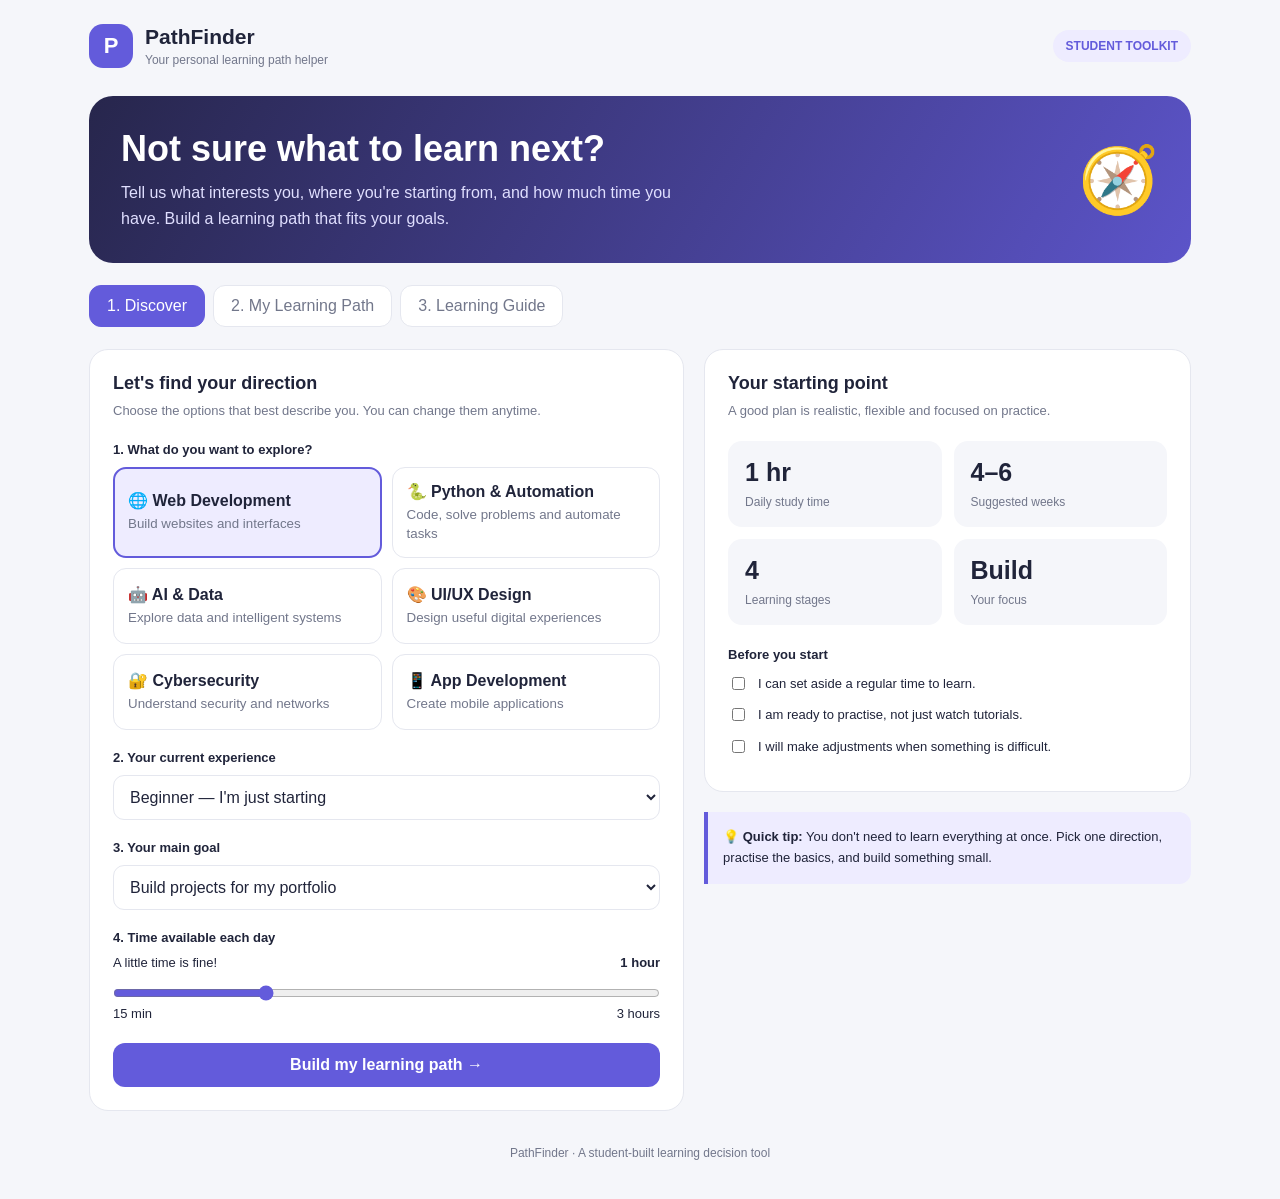
<file: BSERC_html_files/learning path decision helper/learning_path_decision_helper.html>
<!DOCTYPE html>
<html lang="en">
<head>
<meta charset="UTF-8">
<meta name="viewport" content="width=device-width, initial-scale=1.0">
<title>PathFinder | Learning Path Helper</title>
<style>
:root {
  --bg: #f5f6fa;
  --card: #ffffff;
  --text: #20243a;
  --muted: #72778b;
  --accent: #635bdb;
  --soft: #eeecff;
  --border: #e5e7ef;
  --green: #19876b;
}
* { box-sizing: border-box; }
body {
  margin: 0;
  font-family: Inter, "Segoe UI", Arial, sans-serif;
  background: var(--bg);
  color: var(--text);
}
button, select { font: inherit; }
button { cursor: pointer; }
.app { max-width: 1150px; margin: auto; padding: 24px; }
header {
  display: flex; justify-content: space-between; align-items: center;
  gap: 16px; margin-bottom: 28px;
}
.brand { display: flex; align-items: center; gap: 12px; }
.logo {
  width: 44px; height: 44px; border-radius: 14px;
  display: grid; place-items: center; color: white;
  background: var(--accent); font-size: 22px; font-weight: bold;
}
.brand h1 { font-size: 21px; margin: 0; }
.brand p { margin: 4px 0 0; color: var(--muted); font-size: 12px; }
.pill {
  background: var(--soft); color: var(--accent); padding: 9px 13px;
  border-radius: 30px; font-size: 12px; font-weight: 700;
}
.hero {
  background: linear-gradient(120deg, #27264c, #5c54c9);
  border-radius: 24px; padding: 32px; color: white;
  display: flex; justify-content: space-between; align-items: center;
  gap: 20px; margin-bottom: 22px;
}
.hero h2 { font-size: clamp(25px, 4vw, 36px); margin: 0 0 10px; }
.hero p { color: #e0dfff; max-width: 590px; line-height: 1.6; margin: 0; }
.hero-icon { font-size: 65px; }
.tabs { display: flex; gap: 8px; flex-wrap: wrap; margin-bottom: 22px; }
.tab {
  border: 1px solid var(--border); background: var(--card);
  color: var(--muted); border-radius: 12px; padding: 11px 17px;
}
.tab.active { background: var(--accent); color: white; border-color: var(--accent); }
.page { display: none; }
.page.active { display: block; }
.layout { display: grid; grid-template-columns: 1.1fr .9fr; gap: 20px; }
.card {
  background: var(--card); border: 1px solid var(--border);
  border-radius: 19px; padding: 23px; margin-bottom: 20px;
}
.card h3 { margin: 0 0 7px; font-size: 18px; }
.sub { color: var(--muted); font-size: 13px; line-height: 1.6; margin: 0 0 19px; }
.label { display: block; font-size: 13px; font-weight: 700; margin: 20px 0 10px; }
.options { display: grid; grid-template-columns: repeat(2, 1fr); gap: 10px; }
.option {
  text-align: left; border: 1px solid var(--border); background: var(--card);
  color: var(--text); border-radius: 13px; padding: 14px;
  min-height: 76px; transition: .15s;
}
.option strong { display: block; margin-bottom: 5px; }
.option small { color: var(--muted); line-height: 1.4; display: block; }
.option.selected { border: 2px solid var(--accent); background: var(--soft); padding: 13px; }
select {
  width: 100%; padding: 12px; border: 1px solid var(--border);
  border-radius: 11px; background: var(--card); color: var(--text);
}
.range-row { display: flex; justify-content: space-between; font-size: 13px; }
input[type="range"] { width: 100%; accent-color: var(--accent); margin: 15px 0 5px; }
.primary, .secondary {
  border: 0; border-radius: 12px; padding: 13px 18px; font-weight: 700;
}
.primary { background: var(--accent); color: white; width: 100%; margin-top: 22px; }
.secondary { background: var(--soft); color: var(--accent); }
.primary:hover, .secondary:hover { opacity: .88; }
.stat-grid { display: grid; grid-template-columns: repeat(2, 1fr); gap: 12px; }
.stat { background: var(--bg); border-radius: 14px; padding: 17px; }
.stat strong { display: block; font-size: 25px; margin-bottom: 5px; }
.stat span { font-size: 12px; color: var(--muted); }
.mini-title { font-size: 13px; font-weight: 700; margin: 22px 0 10px; }
.checkline { display: flex; gap: 10px; align-items: flex-start; margin: 12px 0; font-size: 13px; line-height: 1.5; }
.checkline input { accent-color: var(--accent); margin-top: 3px; }
.result-head { display: flex; justify-content: space-between; gap: 12px; align-items: center; }
.tag { background: #e5f6ef; color: var(--green); border-radius: 30px; padding: 7px 10px; font-size: 11px; font-weight: 700; }
.path-card {
  border: 1px solid var(--border); border-radius: 15px;
  padding: 17px; margin: 13px 0; display: flex; gap: 14px;
}
.step-num {
  flex: 0 0 34px; width: 34px; height: 34px; border-radius: 11px;
  background: var(--soft); color: var(--accent); display: grid;
  place-items: center; font-weight: 800;
}
.path-card h4 { margin: 0 0 6px; }
.path-card p { color: var(--muted); font-size: 13px; line-height: 1.6; margin: 0; }
.path-card small { color: var(--accent); display: block; margin-top: 9px; font-weight: 700; }
.tip {
  border-left: 4px solid var(--accent); background: var(--soft);
  padding: 15px; border-radius: 0 12px 12px 0;
  font-size: 13px; line-height: 1.6; margin: 15px 0;
}
.empty { text-align: center; padding: 35px 15px; color: var(--muted); line-height: 1.7; }
footer { text-align: center; color: var(--muted); font-size: 12px; padding: 15px; }
@media (max-width: 760px) {
  .app { padding: 15px; }
  .hero { padding: 23px; }
  .hero-icon { display: none; }
  .layout { grid-template-columns: 1fr; }
  .card { padding: 18px; }
  .brand p { max-width: 180px; }
  .pill { display: none; }
}
@media (max-width: 420px) {
  .options { grid-template-columns: 1fr; }
  .hero { border-radius: 17px; }
  .tab { flex: 1; padding: 10px 8px; font-size: 12px; }
}
</style>
</head>
<body>
<div class="app">
  <header>
    <div class="brand">
      <div class="logo">P</div>
      <div>
        <h1>PathFinder</h1>
        <p>Your personal learning path helper</p>
      </div>
    </div>
    <span class="pill">STUDENT TOOLKIT</span>
  </header>

  <section class="hero">
    <div>
      <h2>Not sure what to learn next?</h2>
      <p>Tell us what interests you, where you're starting from, and how much time you have. Build a learning path that fits your goals.</p>
    </div>
    <div class="hero-icon">🧭</div>
  </section>

  <nav class="tabs">
    <button class="tab active" data-page="discover">1. Discover</button>
    <button class="tab" data-page="path">2. My Learning Path</button>
    <button class="tab" data-page="guide">3. Learning Guide</button>
  </nav>

  <main>
    <section class="page active" id="discover">
      <div class="layout">
        <div class="card">
          <h3>Let's find your direction</h3>
          <p class="sub">Choose the options that best describe you. You can change them anytime.</p>

          <span class="label">1. What do you want to explore?</span>
          <div class="options" id="interests">
            <button class="option selected" data-value="web">
              <strong>🌐 Web Development</strong><small>Build websites and interfaces</small>
            </button>
            <button class="option" data-value="python">
              <strong>🐍 Python & Automation</strong><small>Code, solve problems and automate tasks</small>
            </button>
            <button class="option" data-value="ai">
              <strong>🤖 AI & Data</strong><small>Explore data and intelligent systems</small>
            </button>
            <button class="option" data-value="design">
              <strong>🎨 UI/UX Design</strong><small>Design useful digital experiences</small>
            </button>
            <button class="option" data-value="cyber">
              <strong>🔐 Cybersecurity</strong><small>Understand security and networks</small>
            </button>
            <button class="option" data-value="apps">
              <strong>📱 App Development</strong><small>Create mobile applications</small>
            </button>
          </div>

          <span class="label">2. Your current experience</span>
          <select id="level">
            <option value="beginner">Beginner — I'm just starting</option>
            <option value="some">Some basics — I've tried a few things</option>
            <option value="intermediate">Intermediate — I can build small projects</option>
          </select>

          <span class="label">3. Your main goal</span>
          <select id="goal">
            <option value="projects">Build projects for my portfolio</option>
            <option value="career">Explore a future career</option>
            <option value="college">Strengthen my college skills</option>
            <option value="curiosity">Learn something new for fun</option>
          </select>

          <span class="label">4. Time available each day</span>
          <div class="range-row"><span>A little time is fine!</span><strong id="hoursText">1 hour</strong></div>
          <input id="hours" type="range" min="15" max="180" step="15" value="60">
          <div class="range-row"><span>15 min</span><span>3 hours</span></div>

          <button class="primary" id="generate">Build my learning path →</button>
        </div>

        <div>
          <div class="card">
            <h3>Your starting point</h3>
            <p class="sub">A good plan is realistic, flexible and focused on practice.</p>
            <div class="stat-grid">
              <div class="stat"><strong id="statTime">1 hr</strong><span>Daily study time</span></div>
              <div class="stat"><strong id="statWeeks">4</strong><span>Suggested weeks</span></div>
              <div class="stat"><strong id="statSteps">4</strong><span>Learning stages</span></div>
              <div class="stat"><strong id="statMode">Build</strong><span>Your focus</span></div>
            </div>
            <div class="mini-title">Before you start</div>
            <label class="checkline"><input type="checkbox"> I can set aside a regular time to learn.</label>
            <label class="checkline"><input type="checkbox"> I am ready to practise, not just watch tutorials.</label>
            <label class="checkline"><input type="checkbox"> I will make adjustments when something is difficult.</label>
          </div>
          <div class="tip">💡 <strong>Quick tip:</strong> You don't need to learn everything at once. Pick one direction, practise the basics, and build something small.</div>
        </div>
      </div>
    </section>

    <section class="page" id="path">
      <div class="card">
        <div class="result-head">
          <div>
            <h3 id="pathTitle">Your learning path</h3>
            <p class="sub" id="pathSubtitle">Your personalised plan will appear here.</p>
          </div>
          <span class="tag" id="pathTag">READY WHEN YOU ARE</span>
        </div>
        <div id="pathContent" class="empty">
          <div style="font-size:40px">🗺️</div>
          Choose your preferences in Discover, then click <strong>Build my learning path</strong>.
        </div>
        <div id="pathActions" style="display:none; gap:10px; flex-wrap:wrap; margin-top:18px;">
          <button class="secondary" id="savePath">Save my plan</button>
          <button class="secondary" id="printPath">Print / Save as PDF</button>
        </div>
        <p id="saveStatus" class="sub" style="margin-top:14px"></p>
      </div>
    </section>

    <section class="page" id="guide">
      <div class="layout">
        <div class="card">
          <h3>How to learn effectively</h3>
          <p class="sub">A simple approach that works across different subjects.</p>
          <div class="path-card"><div class="step-num">1</div><div><h4>Learn one concept</h4><p>Use a beginner-friendly tutorial or reference. Focus on understanding rather than rushing.</p></div></div>
          <div class="path-card"><div class="step-num">2</div><div><h4>Practise immediately</h4><p>Try a small exercise without copying the solution. Mistakes help you identify what to revisit.</p></div></div>
          <div class="path-card"><div class="step-num">3</div><div><h4>Build something</h4><p>Apply what you learned in a mini-project that solves a real or everyday problem.</p></div></div>
          <div class="path-card"><div class="step-num">4</div><div><h4>Review and improve</h4><p>Write down what worked, what confused you, and what you want to try next.</p></div></div>
        </div>
        <div class="card">
          <h3>Keep your plan realistic</h3>
          <p class="sub">Small, consistent sessions can be more useful than occasional long study sessions.</p>
          <div class="tip">📅 <strong>Plan:</strong> Decide what you want to finish before starting each session.</div>
          <div class="tip">🧠 <strong>Recall:</strong> Try explaining the concept without looking at your notes.</div>
          <div class="tip">🛠️ <strong>Apply:</strong> Use the concept in a small task or project.</div>
          <div class="tip">🔁 <strong>Adapt:</strong> If a topic is difficult, spend more time on it instead of blindly following a schedule.</div>
          <button class="secondary" id="backDiscover">Customise my plan</button>
        </div>
      </div>
    </section>
  </main>
  <footer>PathFinder · A student-built learning decision tool</footer>
</div>

<script>
const $ = id => document.getElementById(id);

const tracks = {
  web: {
    name: "Web Development",
    intro: "Learn to create websites, from page structure to a working mini-project.",
    stages: [
      ["HTML foundations", "Learn headings, links, images, forms and semantic structure.", "Build a personal profile page."],
      ["CSS and layout", "Practise colours, spacing, typography, Flexbox and responsive design.", "Style your profile for phone and laptop screens."],
      ["JavaScript basics", "Learn variables, conditions, functions, events and DOM updates.", "Add a button, interactive form or quiz."],
      ["Portfolio project", "Combine your skills and test the page on different screen sizes.", "Publish a small personal portfolio."]
    ]
  },
  python: {
    name: "Python & Automation",
    intro: "Start with core Python concepts, then use them to solve practical problems.",
    stages: [
      ["Python foundations", "Practise variables, data types, input, output and operators.", "Create a simple calculator."],
      ["Logic and collections", "Learn conditions, loops, lists, dictionaries and strings.", "Build a quiz or expense tracker."],
      ["Functions and files", "Organise code with functions and learn basic file handling.", "Save and load a small set of records."],
      ["Mini automation project", "Choose a repetitive task and automate part of the workflow.", "Build a file organiser or study tracker."]
    ]
  },
  ai: {
    name: "AI & Data",
    intro: "Build a foundation in Python and data before exploring introductory AI concepts.",
    stages: [
      ["Python for data", "Review variables, loops, functions, lists and dictionaries.", "Analyse a small set of sample data."],
      ["Data handling", "Learn tables, filtering, sorting and basic visualisation.", "Make a chart from a sample dataset."],
      ["AI fundamentals", "Explore datasets, features, models and how evaluation works.", "Try a beginner-friendly classification example."],
      ["Small data project", "Choose a question, inspect data and explain your findings.", "Create a short data report with a visual."]
    ]
  },
  design: {
    name: "UI/UX Design",
    intro: "Explore how to design clear, useful interfaces around real user needs.",
    stages: [
      ["Design fundamentals", "Study hierarchy, contrast, spacing, typography and colour.", "Review and sketch a familiar app screen."],
      ["Understand users", "Identify a user, their goal and the problem they face.", "Write a simple user journey."],
      ["Wireframes and prototypes", "Sketch page layouts and link screens into a basic flow.", "Design a three-screen student app."],
      ["Test and refine", "Ask someone to try the design and note where they get confused.", "Improve the prototype using feedback."]
    ]
  },
  cyber: {
    name: "Cybersecurity",
    intro: "Build safe, foundational knowledge of computers, networks and digital security.",
    stages: [
      ["Computer and web basics", "Understand operating systems, browsers, IP addresses and DNS.", "Draw how a browser reaches a website."],
      ["Security fundamentals", "Learn authentication, permissions, encryption concepts and updates.", "Create a personal account-security checklist."],
      ["Networks and threats", "Explore common threats and defensive security practices.", "Explain how phishing attempts can be recognised."],
      ["Defensive mini-project", "Practise security awareness and basic system-hardening concepts.", "Write a security guide for a student laptop."]
    ]
  },
  apps: {
    name: "App Development",
    intro: "Explore application design and development through a small, achievable app.",
    stages: [
      ["Programming foundations", "Practise variables, conditions, loops and functions.", "Create a simple command-line utility."],
      ["App structure", "Explore screens, navigation, inputs and application state.", "Sketch an app with three screens."],
      ["Build the interface", "Choose a beginner-friendly framework and follow its official starter guide.", "Create a screen with working buttons and inputs."],
      ["Test your app", "Check common user actions, handle errors and refine the interface.", "Build a small task list or study planner."]
    ]
  }
};

const goalNames = {
  projects: "Portfolio projects",
  career: "Career exploration",
  college: "College skills",
  curiosity: "Personal exploration"
};

let selectedInterest = "web";
let currentPlan = null;

document.querySelectorAll(".tab").forEach(button => {
  button.addEventListener("click", () => showPage(button.dataset.page));
});

function showPage(id) {
  document.querySelectorAll(".page").forEach(p => p.classList.toggle("active", p.id === id));
  document.querySelectorAll(".tab").forEach(t => t.classList.toggle("active", t.dataset.page === id));
  window.scrollTo({ top: 0, behavior: "smooth" });
}

$("interests").querySelectorAll(".option").forEach(button => {
  button.addEventListener("click", () => {
    selectedInterest = button.dataset.value;
    $("interests").querySelectorAll(".option").forEach(b => b.classList.toggle("selected", b === button));
    updateStats();
  });
});

$("hours").addEventListener("input", () => {
  const mins = Number($("hours").value);
  $("hoursText").textContent = mins < 60 ? mins + " minutes" : (mins / 60) + (mins === 60 ? " hour" : " hours");
  updateStats();
});

$("level").addEventListener("change", updateStats);
$("goal").addEventListener("change", updateStats);

function updateStats() {
  const mins = Number($("hours").value);
  $("statTime").textContent = mins < 60 ? mins + "m" : (mins / 60) + " hr";
  $("statWeeks").textContent = $("level").value === "intermediate" ? "3–4" : "4–6";
  $("statSteps").textContent = "4";
  const goal = $("goal").value;
  $("statMode").textContent = goal === "projects" ? "Build" : goal === "career" ? "Explore" : goal === "college" ? "Practise" : "Discover";
}

function buildPlan() {
  const track = tracks[selectedInterest];
  const level = $("level").value;
  const goal = $("goal").value;
  const mins = Number($("hours").value);
  const stages = track.stages.map((s, i) => {
    let duration = Math.max(1, Math.round((mins < 30 ? 2.5 : mins < 60 ? 2 : 1.5) + (i === 3 ? 1 : 0)));
    if (level === "intermediate") duration = Math.max(1, duration - 1);
    if (level === "beginner") duration += 1;
    return { title: s[0], learn: s[1], task: s[2], weeks: duration };
  });
  const totalWeeks = stages.reduce((sum, s) => sum + s.weeks, 0);
  currentPlan = {
    name: track.name, intro: track.intro, level, goal, mins,
    stages, totalWeeks, createdAt: new Date().toLocaleDateString()
  };

  $("pathTitle").textContent = "Your " + track.name + " roadmap";
  $("pathSubtitle").textContent = goalNames[goal] + " · " + (level === "beginner" ? "Beginner level" : level === "some" ? "Some experience" : "Intermediate level") + " · " + (mins < 60 ? mins + " min" : (mins / 60) + " hr") + " per day";
  $("pathTag").textContent = "PERSONALISED PLAN";
  $("pathContent").className = "";
  $("pathContent").innerHTML = `
    <div class="tip">${track.intro}<br><strong>Suggested duration:</strong> approximately ${totalWeeks} weeks. Adjust the pace to suit your progress.</div>
    ${stages.map((s, i) => `
      <div class="path-card">
        <div class="step-num">${i + 1}</div>
        <div>
          <h4>${s.title}</h4>
          <p>${s.learn}</p>
          <p style="margin-top:7px"><strong>Try this:</strong> ${s.task}</p>
          <small>Suggested time: ${s.weeks} week${s.weeks === 1 ? "" : "s"}</small>
          <label class="checkline"><input class="stage-check" type="checkbox" data-stage="${i}"> Mark this stage as completed</label>
        </div>
      </div>`).join("")}
    <div class="tip">🎯 <strong>Success looks like:</strong> being able to explain the basics and complete the mini-project with less help. You don't need to rush to the next stage.</div>`;
  $("pathActions").style.display = "flex";
  $("saveStatus").textContent = "";
  showPage("path");
}

$("generate").addEventListener("click", buildPlan);

$("savePath").addEventListener("click", () => {
  if (!currentPlan) return;
  const completed = [...document.querySelectorAll(".stage-check")].map(c => c.checked);
  const saveData = { ...currentPlan, completed };
  try {
    localStorage.setItem("pathFinderSavedPlan", JSON.stringify(saveData));
    $("saveStatus").textContent = "✓ Your plan is saved in this browser. You can return to it on this device.";
  } catch {
    $("saveStatus").textContent = "Your browser could not save the plan. You can print it or keep a copy instead.";
  }
});

$("printPath").addEventListener("click", () => {
  if (currentPlan) window.print();
});

$("backDiscover").addEventListener("click", () => showPage("discover"));

function restoreSavedPlan() {
  try {
    const saved = JSON.parse(localStorage.getItem("pathFinderSavedPlan"));
    if (!saved) return;
    selectedInterest = Object.keys(tracks).find(key => tracks[key].name === saved.name) || "web";
    $("interests").querySelectorAll(".option").forEach(b => b.classList.toggle("selected", b.dataset.value === selectedInterest));
    $("level").value = saved.level;
    $("goal").value = saved.goal;
    $("hours").value = saved.mins;
    $("hours").dispatchEvent(new Event("input"));
    updateStats();
    buildPlan();
    document.querySelectorAll(".stage-check").forEach((c, i) => c.checked = !!saved.completed?.[i]);
    $("saveStatus").textContent = "Loaded your previously saved plan from this browser.";
    showPage("discover");
  } catch {
    // The tool still works if browser storage is unavailable.
  }
}

updateStats();
restoreSavedPlan();
</script>
</body>
</html>
</file>
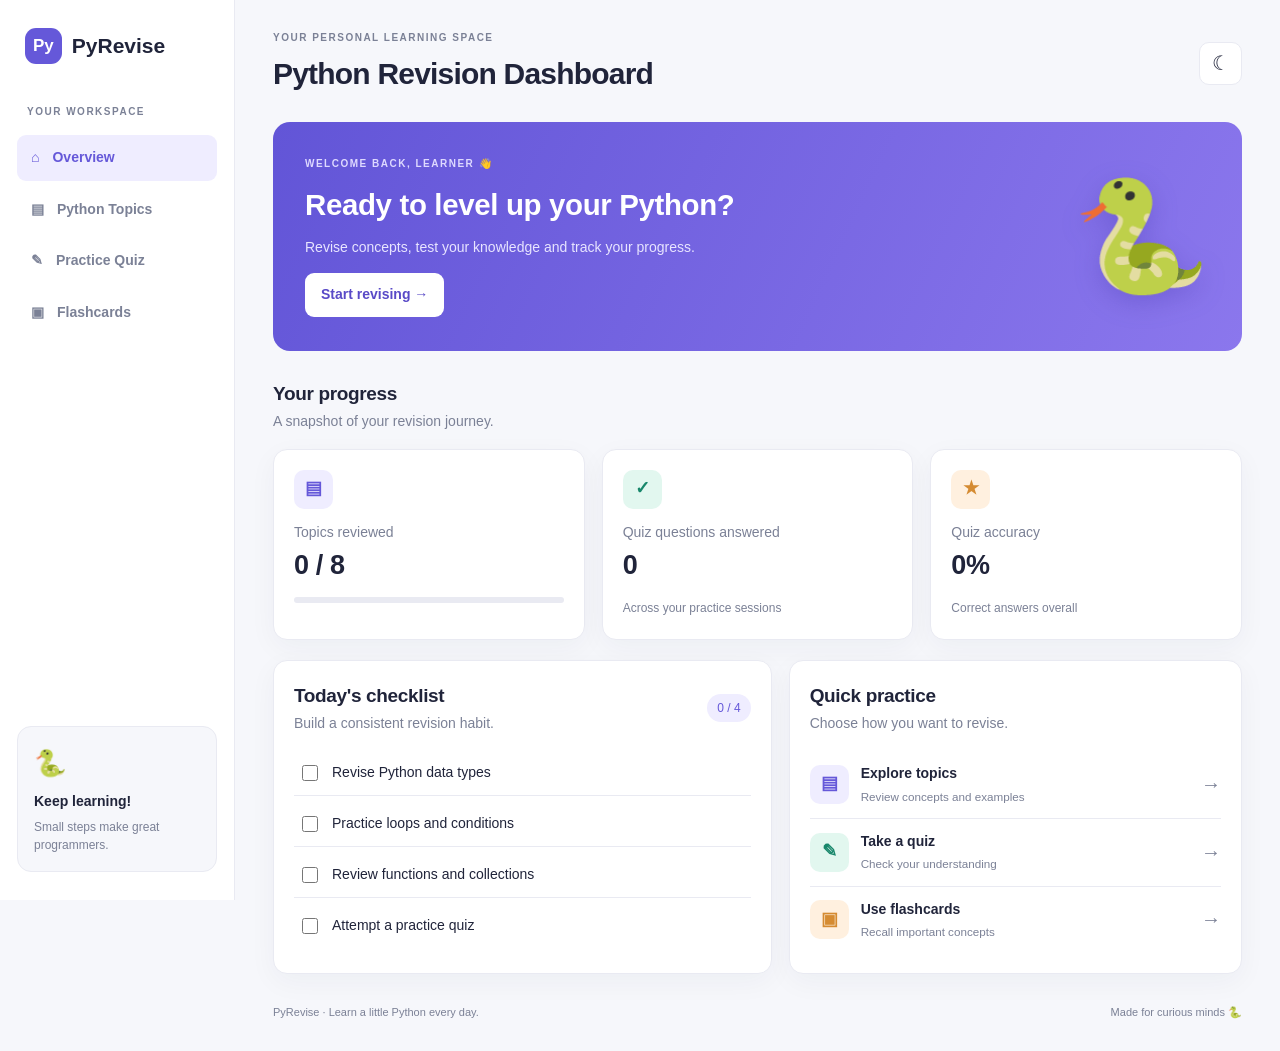
<file: BSERC_html_files/python revision dashboard/python_revision_dashboard.html>
<!DOCTYPE html>
<html lang="en">
<head>
  <meta charset="UTF-8">
  <meta name="viewport" content="width=device-width, initial-scale=1.0">
  <title>PyRevise | Python Revision Dashboard</title>
  <link rel="stylesheet" href="styles.css">
  <script src="app.js" defer></script>
</head>
<body>
  <aside class="sidebar">
    <div class="brand"><span class="brand-icon">Py</span> PyRevise</div>
    <p class="side-label">YOUR WORKSPACE</p>

    <button class="nav-link active" data-page="overview">⌂ <span>Overview</span></button>
    <button class="nav-link" data-page="topics">▤ <span>Python Topics</span></button>
    <button class="nav-link" data-page="quiz">✎ <span>Practice Quiz</span></button>
    <button class="nav-link" data-page="flashcards">▣ <span>Flashcards</span></button>

    <div class="sidebar-bottom">
      <div class="python-badge">🐍</div>
      <strong>Keep learning!</strong>
      <p>Small steps make great programmers.</p>
    </div>
  </aside>

  <main class="main-content">
    <header class="topbar">
      <div>
        <p class="eyebrow">YOUR PERSONAL LEARNING SPACE</p>
        <h1 id="page-title">Python Revision Dashboard</h1>
      </div>
      <button id="theme-toggle" class="icon-button" aria-label="Toggle theme">☾</button>
    </header>

    <!-- OVERVIEW -->
    <section class="page active" id="overview">
      <div class="welcome-banner">
        <div>
          <p class="eyebrow light">WELCOME BACK, LEARNER 👋</p>
          <h2>Ready to level up your Python?</h2>
          <p>Revise concepts, test your knowledge and track your progress.</p>
          <button class="button button-light" data-go="topics">Start revising →</button>
        </div>
        <div class="hero-python">🐍</div>
      </div>

      <div class="section-heading">
        <div><h2>Your progress</h2><p>A snapshot of your revision journey.</p></div>
      </div>

      <div class="stats-grid">
        <article class="stat-card">
          <span class="stat-icon purple">▤</span>
          <p>Topics reviewed</p>
          <h2 id="reviewed-count">0 / 8</h2>
          <div class="progress-track"><div id="topic-progress" class="progress-fill"></div></div>
        </article>
        <article class="stat-card">
          <span class="stat-icon green">✓</span>
          <p>Quiz questions answered</p>
          <h2 id="answered-count">0</h2>
          <span class="muted">Across your practice sessions</span>
        </article>
        <article class="stat-card">
          <span class="stat-icon orange">★</span>
          <p>Quiz accuracy</p>
          <h2 id="accuracy-count">0%</h2>
          <span class="muted">Correct answers overall</span>
        </article>
      </div>

      <div class="dashboard-grid">
        <article class="panel">
          <div class="section-heading">
            <div><h2>Today's checklist</h2><p>Build a consistent revision habit.</p></div>
            <span class="pill" id="checklist-count">0 / 4</span>
          </div>
          <div class="checklist">
            <label class="check-item"><input type="checkbox" data-task="0"> <span>Revise Python data types</span></label>
            <label class="check-item"><input type="checkbox" data-task="1"> <span>Practice loops and conditions</span></label>
            <label class="check-item"><input type="checkbox" data-task="2"> <span>Review functions and collections</span></label>
            <label class="check-item"><input type="checkbox" data-task="3"> <span>Attempt a practice quiz</span></label>
          </div>
        </article>

        <article class="panel">
          <div class="section-heading"><div><h2>Quick practice</h2><p>Choose how you want to revise.</p></div></div>
          <button class="quick-action" data-go="topics"><span class="action-icon purple">▤</span><span><strong>Explore topics</strong><small>Review concepts and examples</small></span><span class="arrow">→</span></button>
          <button class="quick-action" data-go="quiz"><span class="action-icon green">✎</span><span><strong>Take a quiz</strong><small>Check your understanding</small></span><span class="arrow">→</span></button>
          <button class="quick-action" data-go="flashcards"><span class="action-icon orange">▣</span><span><strong>Use flashcards</strong><small>Recall important concepts</small></span><span class="arrow">→</span></button>
        </article>
      </div>
    </section>

    <!-- TOPICS -->
    <section class="page" id="topics">
      <div class="page-intro">
        <h2>Explore Python</h2>
        <p>Choose a concept, review its notes and mark it as reviewed.</p>
      </div>
      <div class="topic-tools">
        <input id="topic-search" type="search" placeholder="⌕  Search Python topics...">
        <select id="topic-filter" aria-label="Filter topics">
          <option value="all">All topics</option>
          <option value="pending">Not reviewed</option>
          <option value="reviewed">Reviewed</option>
        </select>
      </div>
      <div class="topic-grid" id="topic-grid"></div>
      <article class="panel topic-detail" id="topic-detail">
        <div class="empty-state">Select a topic above to see its revision notes.</div>
      </article>
    </section>

    <!-- QUIZ -->
    <section class="page" id="quiz">
      <div class="page-intro">
        <h2>Python practice quiz</h2>
        <p>Test your knowledge with multiple-choice questions.</p>
      </div>
      <article class="panel quiz-settings" id="quiz-settings">
        <label>Choose a topic
          <select id="quiz-category">
            <option value="all">All topics</option>
            <option value="basics">Python Basics</option>
            <option value="variables">Variables & Data Types</option>
            <option value="conditions">Conditions & Loops</option>
            <option value="functions">Functions</option>
            <option value="collections">Collections</option>
            <option value="strings">Strings</option>
            <option value="errors">Errors & Exceptions</option>
            <option value="files">File Handling</option>
          </select>
        </label>
        <label>Number of questions
          <select id="quiz-length">
            <option value="5">5 questions</option>
            <option value="10">10 questions</option>
            <option value="15">15 questions</option>
          </select>
        </label>
        <button id="start-quiz" class="button button-primary">Start quiz →</button>
      </article>
      <article class="panel quiz-panel hidden" id="quiz-panel"></article>
      <article class="panel quiz-result hidden" id="quiz-result"></article>
    </section>

    <!-- FLASHCARDS -->
    <section class="page" id="flashcards">
      <div class="page-intro">
        <h2>Flashcard studio</h2>
        <p>Recall a concept before flipping the card to reveal the answer.</p>
      </div>
      <div class="flashcard-toolbar">
        <label>Topic
          <select id="flashcard-category">
            <option value="all">All topics</option>
            <option value="basics">Python Basics</option>
            <option value="variables">Variables & Data Types</option>
            <option value="conditions">Conditions & Loops</option>
            <option value="functions">Functions</option>
            <option value="collections">Collections</option>
            <option value="strings">Strings</option>
            <option value="errors">Errors & Exceptions</option>
            <option value="files">File Handling</option>
          </select>
        </label>
        <button class="button button-secondary" id="shuffle-cards">⇄ Shuffle</button>
        <button class="button button-secondary" id="known-filter">Show: All</button>
      </div>
      <div class="flashcard-area">
        <p class="muted" id="card-counter">Card 1</p>
        <button class="flashcard" id="flashcard" aria-label="Flip flashcard">
          <span class="flashcard-label" id="flashcard-label">QUESTION</span>
          <span class="flashcard-text" id="flashcard-text">Loading card...</span>
          <span class="flashcard-hint" id="flashcard-hint">Click to reveal answer</span>
        </button>
        <div class="flashcard-controls">
          <button class="button button-secondary" id="previous-card">← Previous</button>
          <button class="button button-primary" id="flip-card">Flip card</button>
          <button class="button button-secondary" id="next-card">Next →</button>
        </div>
        <button class="button button-secondary" id="mark-known">✓ Mark as known</button>
        <p class="muted" id="known-count">0 cards marked as known</p>
      </div>
    </section>

    <footer>PyRevise · Learn a little Python every day. <span>Made for curious minds 🐍</span></footer>
  </main>
</body>
</html>
</file>
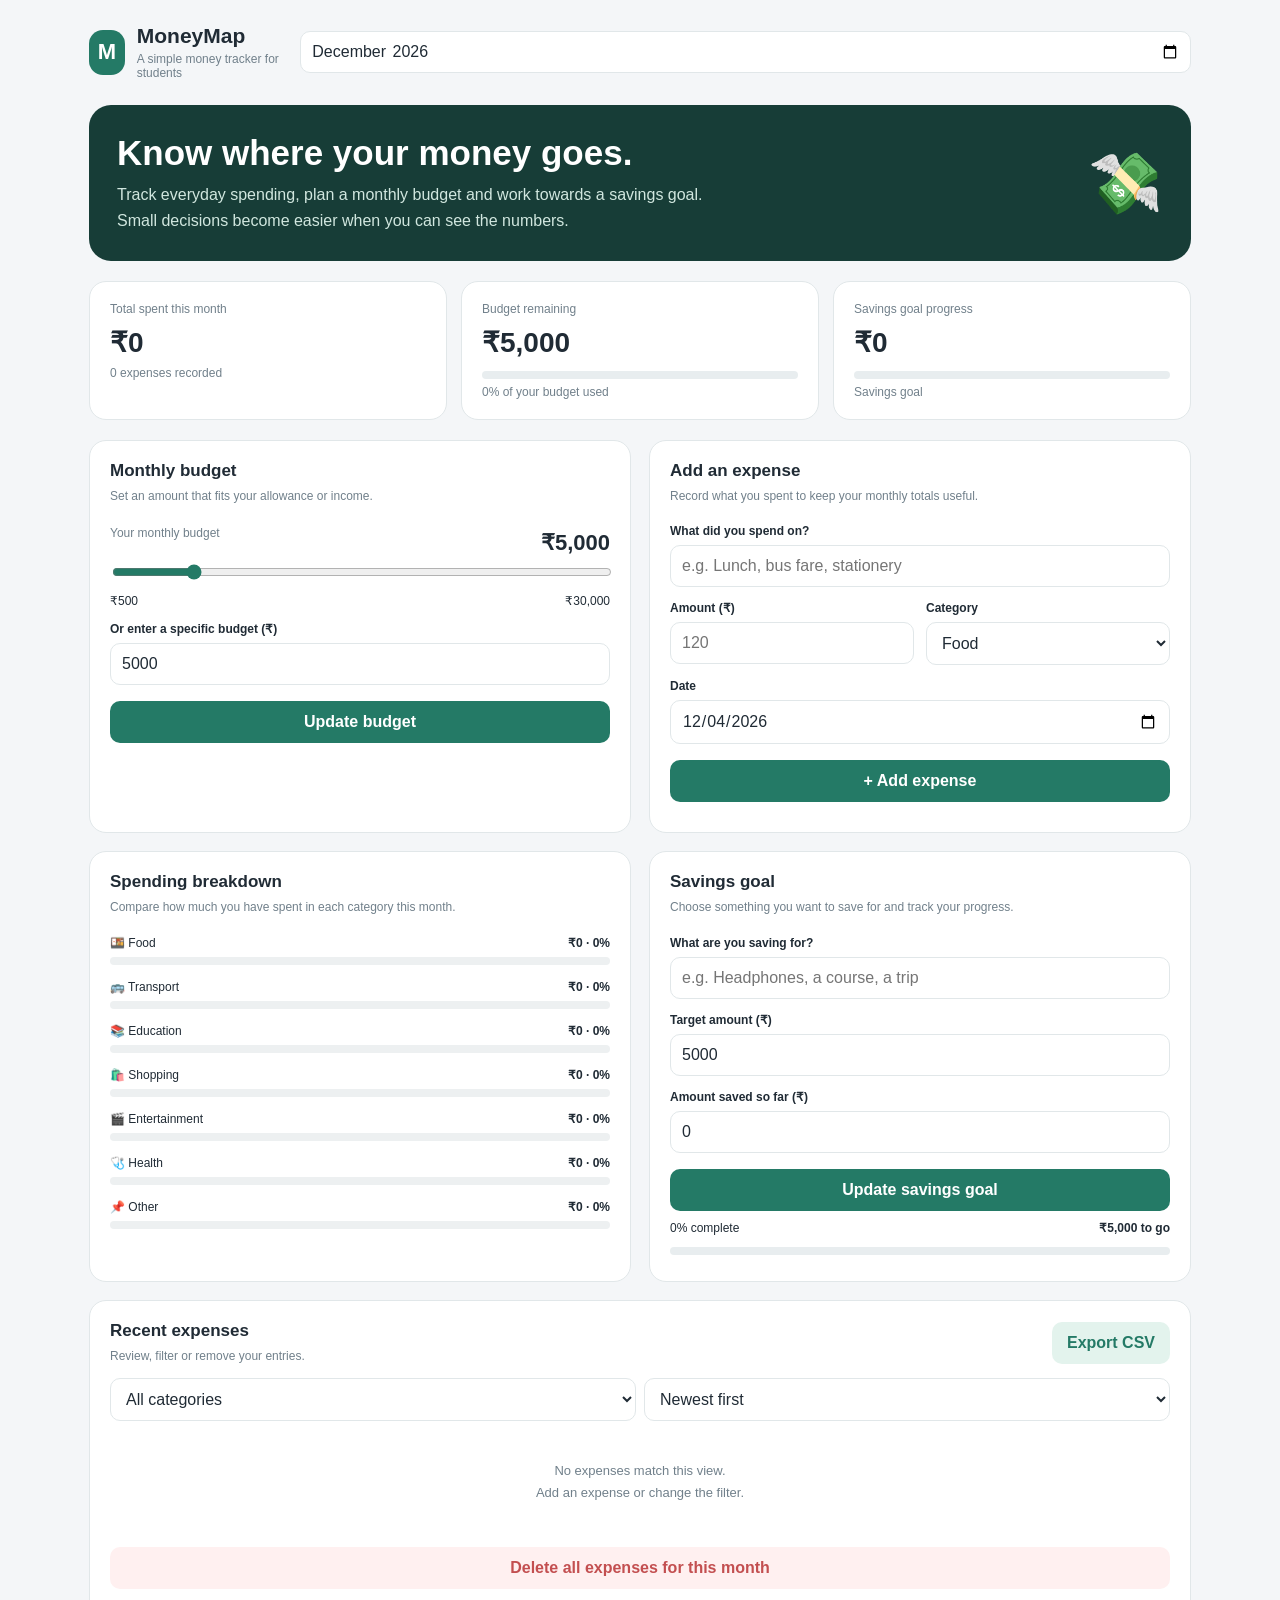
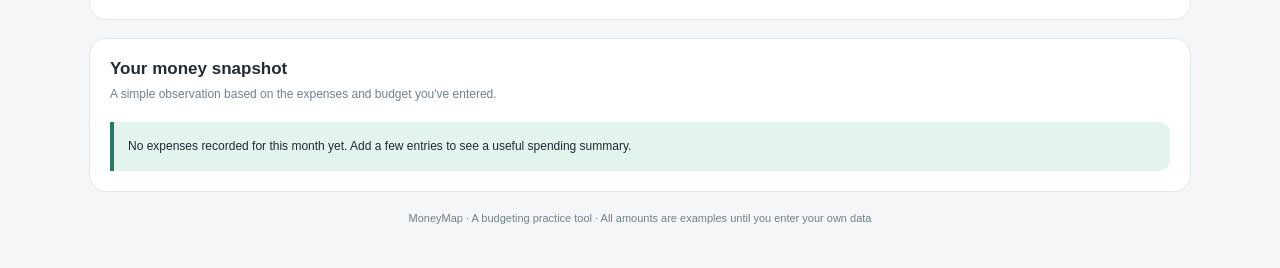
<file: BSERC_html_files/student money explorer/student_money_explorer.html>
<!DOCTYPE html>
<html lang="en">
<head>
<meta charset="UTF-8">
<meta name="viewport" content="width=device-width, initial-scale=1.0">
<title>MoneyMap | Student Money Explorer</title>
<style>
:root {
  --bg:#f4f6f8; --card:#fff; --text:#202b35; --muted:#71808b;
  --accent:#247a66; --soft:#e3f3ed; --border:#e1e7e9;
  --red:#c34f50; --yellow:#b47a21;
}
* { box-sizing:border-box; }
body { margin:0; font-family:Inter,"Segoe UI",Arial,sans-serif; background:var(--bg); color:var(--text); }
button,input,select { font:inherit; }
button { cursor:pointer; }
.app { max-width:1150px; margin:auto; padding:24px; }
header { display:flex; justify-content:space-between; align-items:center; gap:12px; margin-bottom:25px; }
.brand { display:flex; align-items:center; gap:12px; }
.logo { background:var(--accent); color:white; width:45px; height:45px; border-radius:14px; display:grid; place-items:center; font-weight:800; font-size:22px; }
h1 { font-size:21px; margin:0; }
.brand p { font-size:12px; color:var(--muted); margin:4px 0 0; }
.month { border:1px solid var(--border); background:var(--card); padding:10px; border-radius:10px; color:var(--text); }
.hero { background:#173d37; color:white; border-radius:22px; padding:28px; margin-bottom:20px; display:flex; align-items:center; justify-content:space-between; gap:20px; }
.hero h2 { font-size:clamp(25px,4vw,35px); margin:0 0 9px; }
.hero p { color:#d1e7df; line-height:1.6; margin:0; max-width:600px; }
.hero-icon { font-size:60px; }
.stats { display:grid; grid-template-columns:repeat(3,1fr); gap:14px; margin-bottom:20px; }
.card { background:var(--card); border:1px solid var(--border); border-radius:17px; padding:20px; min-width:0; }
.stat-label { font-size:12px; color:var(--muted); }
.stat-value { font-size:clamp(20px,3vw,28px); font-weight:750; margin:10px 0 7px; overflow-wrap:anywhere; }
.stat-note { font-size:12px; color:var(--muted); }
.progress { height:8px; border-radius:20px; background:#e8edef; overflow:hidden; margin:12px 0 6px; }
.progress div { height:100%; width:0; background:var(--accent); border-radius:20px; transition:width .2s; }
.layout { display:grid; grid-template-columns:1fr 1fr; gap:18px; }
.card h3 { font-size:17px; margin:0 0 6px; }
.desc { font-size:12px; color:var(--muted); line-height:1.6; margin:0 0 18px; }
label { display:block; font-size:12px; font-weight:700; margin:14px 0 7px; }
input,select { width:100%; padding:11px; border:1px solid var(--border); background:white; color:var(--text); border-radius:10px; outline-color:var(--accent); }
input[type=range] { padding:0; accent-color:var(--accent); border:0; }
input[type=number] { appearance:textfield; }
.form-grid { display:grid; grid-template-columns:1fr 1fr; gap:12px; }
.btn { border:0; border-radius:10px; padding:12px 15px; font-weight:700; }
.primary { background:var(--accent); color:white; }
.secondary { background:var(--soft); color:var(--accent); }
.danger { background:#fff0f0; color:var(--red); }
.full { width:100%; margin-top:16px; }
.filter-row { display:flex; gap:8px; margin:12px 0; }
.filter-row select { min-width:0; }
.expense-list { display:flex; flex-direction:column; gap:9px; }
.expense { display:flex; align-items:center; gap:11px; border:1px solid var(--border); border-radius:12px; padding:12px; }
.exp-icon { width:39px; height:39px; flex:0 0 39px; display:grid; place-items:center; background:var(--soft); border-radius:11px; font-size:19px; }
.exp-info { min-width:0; flex:1; }
.exp-info strong { display:block; font-size:13px; overflow-wrap:anywhere; }
.exp-info small { color:var(--muted); font-size:11px; }
.exp-amount { font-weight:750; font-size:13px; white-space:nowrap; }
.delete { border:0; background:transparent; color:var(--red); font-size:19px; padding:4px; }
.empty { text-align:center; padding:27px 10px; color:var(--muted); font-size:13px; line-height:1.7; }
.category-list { display:flex; flex-direction:column; gap:15px; }
.cat-head { display:flex; justify-content:space-between; gap:10px; font-size:12px; margin-bottom:7px; }
.cat-head span:last-child { font-weight:700; }
.cat-track { height:8px; background:#edf0f1; border-radius:20px; overflow:hidden; }
.cat-fill { height:100%; background:var(--accent); border-radius:20px; }
.budget-head { display:flex; justify-content:space-between; align-items:center; gap:12px; }
.budget-head strong { font-size:22px; }
.goal-row { display:flex; justify-content:space-between; font-size:12px; gap:10px; margin:10px 0; }
.tip { border-left:4px solid var(--accent); background:var(--soft); padding:14px; border-radius:0 11px 11px 0; font-size:12px; line-height:1.7; margin-top:14px; }
footer { text-align:center; padding:20px 5px; color:var(--muted); font-size:11px; }
@media(max-width:760px) {
  .app { padding:14px; }
  .hero { padding:22px; }
  .hero-icon { display:none; }
  .layout { grid-template-columns:1fr; }
  .stats { grid-template-columns:1fr; }
  .stat-value { font-size:25px; }
  .card { padding:17px; }
}
@media(max-width:390px) {
  .form-grid { grid-template-columns:1fr; gap:0; }
  header { align-items:flex-start; }
  .month { max-width:150px; }
}
</style>
</head>
<body>
<div class="app">
  <header>
    <div class="brand">
      <div class="logo">M</div>
      <div><h1>MoneyMap</h1><p>A simple money tracker for students</p></div>
    </div>
    <input class="month" type="month" id="month" aria-label="Selected month">
  </header>

  <section class="hero">
    <div>
      <h2>Know where your money goes.</h2>
      <p>Track everyday spending, plan a monthly budget and work towards a savings goal. Small decisions become easier when you can see the numbers.</p>
    </div>
    <div class="hero-icon">💸</div>
  </section>

  <section class="stats">
    <div class="card">
      <div class="stat-label">Total spent this month</div>
      <div class="stat-value" id="spent">₹0</div>
      <div class="stat-note" id="spentNote">No expenses recorded yet</div>
    </div>
    <div class="card">
      <div class="stat-label">Budget remaining</div>
      <div class="stat-value" id="remaining">₹5,000</div>
      <div class="progress"><div id="budgetBar"></div></div>
      <div class="stat-note" id="budgetNote">0% of your budget used</div>
    </div>
    <div class="card">
      <div class="stat-label">Savings goal progress</div>
      <div class="stat-value" id="saved">₹0</div>
      <div class="progress"><div id="goalBar"></div></div>
      <div class="stat-note" id="goalNote">Set a goal to get started</div>
    </div>
  </section>

  <main class="layout">
    <section class="card">
      <h3>Monthly budget</h3>
      <p class="desc">Set an amount that fits your allowance or income.</p>
      <div class="budget-head"><span class="desc">Your monthly budget</span><strong id="budgetLabel">₹5,000</strong></div>
      <input id="budgetRange" type="range" min="500" max="30000" step="500" value="5000">
      <div class="goal-row"><span>₹500</span><span>₹30,000</span></div>
      <label for="budgetInput">Or enter a specific budget (₹)</label>
      <input id="budgetInput" type="number" min="1" max="10000000" value="5000">
      <button class="btn primary full" id="saveBudget">Update budget</button>
    </section>

    <section class="card">
      <h3>Add an expense</h3>
      <p class="desc">Record what you spent to keep your monthly totals useful.</p>
      <form id="expenseForm">
        <label for="expenseName">What did you spend on?</label>
        <input id="expenseName" maxlength="60" placeholder="e.g. Lunch, bus fare, stationery" required>
        <div class="form-grid">
          <div><label for="expenseAmount">Amount (₹)</label><input id="expenseAmount" type="number" min="0.01" max="10000000" step="0.01" placeholder="120" required></div>
          <div><label for="expenseCategory">Category</label>
            <select id="expenseCategory">
              <option>Food</option><option>Transport</option><option>Education</option>
              <option>Shopping</option><option>Entertainment</option><option>Health</option><option>Other</option>
            </select>
          </div>
        </div>
        <label for="expenseDate">Date</label>
        <input id="expenseDate" type="date" required>
        <button class="btn primary full" type="submit">+ Add expense</button>
      </form>
      <p id="formMessage" class="desc" aria-live="polite" style="margin:10px 0 0"></p>
    </section>

    <section class="card">
      <h3>Spending breakdown</h3>
      <p class="desc">Compare how much you have spent in each category this month.</p>
      <div id="categoryList" class="category-list"></div>
    </section>

    <section class="card">
      <h3>Savings goal</h3>
      <p class="desc">Choose something you want to save for and track your progress.</p>
      <label for="goalName">What are you saving for?</label>
      <input id="goalName" maxlength="60" placeholder="e.g. Headphones, a course, a trip">
      <label for="goalTarget">Target amount (₹)</label>
      <input id="goalTarget" type="number" min="1" max="10000000" value="5000">
      <label for="goalCurrent">Amount saved so far (₹)</label>
      <input id="goalCurrent" type="number" min="0" max="10000000" value="0">
      <button class="btn primary full" id="saveGoal">Update savings goal</button>
      <div class="goal-row"><span id="goalProgressText">0% complete</span><strong id="goalLeft">₹5,000 to go</strong></div>
      <div class="progress"><div id="goalDetailBar"></div></div>
    </section>

    <section class="card" style="grid-column:1/-1">
      <div class="budget-head">
        <div><h3>Recent expenses</h3><p class="desc" style="margin:5px 0 0">Review, filter or remove your entries.</p></div>
        <button class="btn secondary" id="exportBtn" type="button">Export CSV</button>
      </div>
      <div class="filter-row">
        <select id="filterCategory" aria-label="Filter by category">
          <option value="All">All categories</option><option>Food</option><option>Transport</option>
          <option>Education</option><option>Shopping</option><option>Entertainment</option><option>Health</option><option>Other</option>
        </select>
        <select id="sortBy" aria-label="Sort expenses">
          <option value="newest">Newest first</option><option value="oldest">Oldest first</option><option value="high">Highest amount</option><option value="low">Lowest amount</option>
        </select>
      </div>
      <div id="expenseList" class="expense-list"></div>
      <button class="btn danger full" id="clearMonth" type="button">Delete all expenses for this month</button>
      <p id="listMessage" class="desc" aria-live="polite" style="margin:10px 0 0"></p>
    </section>

    <section class="card" style="grid-column:1/-1">
      <h3>Your money snapshot</h3>
      <p class="desc">A simple observation based on the expenses and budget you've entered.</p>
      <div id="insight" class="tip">Add your first expense to see your spending snapshot.</div>
    </section>
  </main>
  <footer>MoneyMap · A budgeting practice tool · All amounts are examples until you enter your own data</footer>
</div>

<script>
const $ = id => document.getElementById(id);
const categories = {
  Food:"🍱", Transport:"🚌", Education:"📚", Shopping:"🛍️",
  Entertainment:"🎬", Health:"🩺", Other:"📌"
};
const today = new Date();
const localDate = d => `${d.getFullYear()}-${String(d.getMonth()+1).padStart(2,"0")}-${String(d.getDate()).padStart(2,"0")}`;
const monthOf = d => d.slice(0,7);
const currency = n => "₹" + Number(n || 0).toLocaleString("en-IN",{maximumFractionDigits:2});
let expenses = [];
let budget = 5000;
let goal = {name:"",target:5000,current:0};

function loadData() {
  try {
    const raw = JSON.parse(localStorage.getItem("moneyMapData") || "{}");
    expenses = Array.isArray(raw.expenses) ? raw.expenses.filter(e =>
      e && typeof e.id === "string" && typeof e.name === "string" &&
      Number.isFinite(Number(e.amount)) && Number(e.amount) > 0 &&
      categories[e.category] && /^\d{4}-\d{2}-\d{2}$/.test(e.date)
    ) : [];
    budget = Number.isFinite(Number(raw.budget)) && Number(raw.budget)>0 ? Number(raw.budget) : 5000;
    goal = {
      name: typeof raw.goal?.name === "string" ? raw.goal.name : "",
      target: Number.isFinite(Number(raw.goal?.target)) && Number(raw.goal?.target)>0 ? Number(raw.goal.target) : 5000,
      current: Number.isFinite(Number(raw.goal?.current)) && Number(raw.goal?.current)>=0 ? Number(raw.goal.current) : 0
    };
  } catch {
    expenses=[]; budget=5000; goal={name:"",target:5000,current:0};
  }
}
function saveData() {
  try {
    localStorage.setItem("moneyMapData",JSON.stringify({expenses,budget,goal}));
    return true;
  } catch { return false; }
}
function monthExpenses() {
  const m = $("month").value;
  return expenses.filter(e => monthOf(e.date) === m);
}
function sum(list) { return list.reduce((s,e)=>s+Number(e.amount),0); }
function setBar(id,pct) { $(id).style.width=Math.min(100,Math.max(0,pct))+"%"; }

function render() {
  const list=monthExpenses();
  const spent=sum(list);
  const remaining=budget-spent;
  $("spent").textContent=currency(spent);
  $("spentNote").textContent=list.length+" expense"+(list.length===1?"":"s")+" recorded";
  $("remaining").textContent=currency(remaining);
  $("remaining").style.color=remaining<0?"var(--red)":"var(--text)";
  const pct=spent/budget*100;
  setBar("budgetBar",pct);
  $("budgetBar").style.background=pct>100?"var(--red)":"var(--accent)";
  $("budgetNote").textContent=Math.round(pct)+"% of your budget used";
  $("budgetLabel").textContent=currency(budget);
  $("budgetInput").value=budget;
  $("budgetRange").value=Math.min(30000,Math.max(500,budget));
  $("saved").textContent=currency(goal.current);
  setBar("goalBar",goal.current/goal.target*100);
  $("goalNote").textContent=goal.name || "Savings goal";
  $("goalName").value=goal.name;
  $("goalTarget").value=goal.target;
  $("goalCurrent").value=goal.current;
  const goalPct=Math.min(100,goal.current/goal.target*100);
  $("goalProgressText").textContent=Math.round(goalPct)+"% complete";
  $("goalLeft").textContent=goal.current>=goal.target?"Goal reached!":currency(goal.target-goal.current)+" to go";
  setBar("goalDetailBar",goalPct);
  renderCategories(list,spent);
  renderExpenses();
  renderInsight(list,spent,remaining,pct);
}

function renderCategories(list,spent) {
  const totals={};
  Object.keys(categories).forEach(c=>totals[c]=0);
  list.forEach(e=>totals[e.category]+=Number(e.amount));
  const sorted=Object.entries(totals).sort((a,b)=>b[1]-a[1]);
  $("categoryList").innerHTML=sorted.map(([cat,amount])=>`
    <div>
      <div class="cat-head"><span>${categories[cat]} ${cat}</span><span>${currency(amount)} · ${spent?Math.round(amount/spent*100):0}%</span></div>
      <div class="cat-track"><div class="cat-fill" style="width:${spent?amount/spent*100:0}%"></div></div>
    </div>`).join("");
}

function renderExpenses() {
  const filter=$("filterCategory").value;
  const sort=$("sortBy").value;
  let list=monthExpenses().filter(e=>filter==="All"||e.category===filter);
  if(sort==="newest") list.sort((a,b)=>b.date.localeCompare(a.date)||b.id.localeCompare(a.id));
  if(sort==="oldest") list.sort((a,b)=>a.date.localeCompare(b.date)||a.id.localeCompare(b.id));
  if(sort==="high") list.sort((a,b)=>b.amount-a.amount);
  if(sort==="low") list.sort((a,b)=>a.amount-b.amount);
  $("expenseList").innerHTML=list.length?list.map(e=>`
    <div class="expense">
      <div class="exp-icon">${categories[e.category]}</div>
      <div class="exp-info"><strong>${escapeHTML(e.name)}</strong><small>${e.category} · ${e.date}</small></div>
      <div class="exp-amount">${currency(e.amount)}</div>
      <button class="delete" data-delete="${e.id}" aria-label="Delete ${escapeHTML(e.name)}">×</button>
    </div>`).join(""):`<div class="empty">No expenses match this view.<br>Add an expense or change the filter.</div>`;
}
function escapeHTML(str) {
  return String(str).replace(/[&<>"']/g,c=>({"&":"&amp;","<":"&lt;",">":"&gt;",'"':"&quot;","'":"&#39;"}[c]));
}
function renderInsight(list,spent,remaining,pct) {
  let message;
  if(!list.length) message="No expenses recorded for this month yet. Add a few entries to see a useful spending summary.";
  else if(remaining<0) message=`You've gone ${currency(-remaining)} over your budget. Review the category breakdown and adjust your plan if needed.`;
  else if(pct>=80) message=`You've used ${Math.round(pct)}% of your budget. Check upcoming expenses before making additional purchases.`;
  else {
    const totals={};
    list.forEach(e=>totals[e.category]=(totals[e.category]||0)+Number(e.amount));
    const top=Object.entries(totals).sort((a,b)=>b[1]-a[1])[0];
    message=`You've spent ${currency(spent)} and have ${currency(remaining)} left in your budget. Your largest recorded category is ${top[0]} (${currency(top[1])}).`;
  }
  $("insight").textContent=message;
}
function message(id,text) { $(id).textContent=text; }

$("month").value=localDate(today).slice(0,7);
$("expenseDate").value=localDate(today);
loadData();
render();

$("budgetRange").addEventListener("input",()=>{
  $("budgetInput").value=$("budgetRange").value;
});
$("saveBudget").addEventListener("click",()=>{
  const n=Number($("budgetInput").value);
  if(!Number.isFinite(n)||n<=0||n>10000000) return message("formMessage","Enter a budget between ₹1 and ₹1 crore.");
  budget=n;
  saveData(); render();
  message("formMessage","Budget updated.");
});
$("budgetInput").addEventListener("input",()=>{
  const n=Number($("budgetInput").value);
  if(n>=500&&n<=30000) $("budgetRange").value=n;
});
$("saveGoal").addEventListener("click",()=>{
  const target=Number($("goalTarget").value);
  const current=Number($("goalCurrent").value);
  if(!Number.isFinite(target)||target<=0||target>10000000||!Number.isFinite(current)||current<0||current>10000000)
    return message("formMessage","Enter a valid target and savings amount.");
  goal={name:$("goalName").value.trim(),target,current};
  saveData(); render();
  message("formMessage","Savings goal updated.");
});
$("expenseForm").addEventListener("submit",event=>{
  event.preventDefault();
  const name=$("expenseName").value.trim();
  const amount=Number($("expenseAmount").value);
  const category=$("expenseCategory").value;
  const date=$("expenseDate").value;
  if(!name||name.length>60||!Number.isFinite(amount)||amount<=0||amount>10000000||!categories[category]||!date)
    return message("formMessage","Check the name, amount, category and date.");
  if(monthOf(date)!== $("month").value) {
    $("month").value=monthOf(date);
  }
  expenses.push({id:Date.now().toString(36)+Math.random().toString(36).slice(2,8),name,amount,category,date});
  saveData(); render();
  $("expenseName").value="";
  $("expenseAmount").value="";
  message("formMessage","Expense added successfully.");
});
$("month").addEventListener("change",render);
$("filterCategory").addEventListener("change",renderExpenses);
$("sortBy").addEventListener("change",renderExpenses);

$("expenseList").addEventListener("click",event=>{
  const btn=event.target.closest("[data-delete]");
  if(!btn) return;
  expenses=expenses.filter(e=>e.id!==btn.dataset.delete);
  saveData(); render();
  message("listMessage","Expense deleted.");
});
$("clearMonth").addEventListener("click",()=>{
  const current=$("month").value;
  const count=monthExpenses().length;
  if(!count) return message("listMessage","There are no expenses for this month.");
  if(!confirm(`Delete all ${count} expenses for ${current}? This cannot be undone.`)) return;
  expenses=expenses.filter(e=>monthOf(e.date)!==current);
  saveData(); render();
  message("listMessage","Expenses for the selected month were deleted.");
});
$("exportBtn").addEventListener("click",()=>{
  const list=monthExpenses();
  if(!list.length) return message("listMessage","Add expenses for this month before exporting.");
  const rows=[["Date","Description","Category","Amount"],...list.map(e=>[e.date,e.name,e.category,e.amount])];
  const csv=rows.map(row=>row.map(v=>'"'+String(v).replace(/"/g,'""')+'"').join(",")).join("\r\n");
  const blob=new Blob(["\uFEFF"+csv],{type:"text/csv;charset=utf-8;"});
  const url=URL.createObjectURL(blob);
  const a=document.createElement("a");
  a.href=url; a.download="moneymap-expenses-"+$("month").value+".csv";
  document.body.appendChild(a); a.click(); a.remove(); URL.revokeObjectURL(url);
  message("listMessage","CSV export started.");
});
</script>
</body>
</html>
</file>
<file: python revision dashboard/styles.css>
:root {
  --bg: #f6f7fb;
  --surface: #ffffff;
  --text: #20243a;
  --muted: #7b8196;
  --border: #e9eaf2;
  --primary: #6558d9;
  --primary-light: #efedff;
  --green: #18876b;
  --orange: #d58b32;
  --shadow: 0 8px 28px rgba(32, 36, 58, .045);
}

* { box-sizing: border-box; }
body {
  margin: 0;
  font-family: Inter, "Segoe UI", Arial, sans-serif;
  background: var(--bg);
  color: var(--text);
  font-size: 14px;
  line-height: 1.55;
}
button, input, select { font: inherit; }
button { cursor: pointer; }
button:focus-visible, input:focus-visible, select:focus-visible {
  outline: 3px solid #aaa2ff;
  outline-offset: 2px;
}
.sidebar {
  position: fixed;
  inset: 0 auto 0 0;
  width: 235px;
  background: var(--surface);
  border-right: 1px solid var(--border);
  padding: 28px 17px;
  display: flex;
  flex-direction: column;
  z-index: 5;
}
.brand { display: flex; align-items: center; gap: 10px; font-size: 21px; font-weight: 800; margin: 0 8px 40px; }
.brand-icon {
  background: var(--primary); color: white; border-radius: 11px;
  padding: 5px 8px; font-size: 17px;
}
.side-label, .eyebrow {
  font-size: 10px; letter-spacing: 1.5px; font-weight: 800;
  color: var(--muted);
}
.side-label { margin: 0 10px 12px; }
.nav-link {
  display: flex; align-items: center; gap: 13px; width: 100%;
  padding: 12px 14px; border: 0; border-radius: 9px;
  background: transparent; color: var(--muted); text-align: left;
  margin: 3px 0; font-weight: 600;
}
.nav-link.active, .nav-link:hover { background: var(--primary-light); color: var(--primary); }
.sidebar-bottom {
  margin-top: auto; border: 1px solid var(--border);
  border-radius: 14px; padding: 16px; background: var(--bg);
}
.python-badge { font-size: 26px; margin-bottom: 8px; }
.sidebar-bottom p { margin: 5px 0 0; color: var(--muted); font-size: 12px; }
.main-content { margin-left: 235px; padding: 30px 38px 20px; max-width: 1600px; }
.topbar { display: flex; justify-content: space-between; align-items: center; gap: 16px; margin-bottom: 25px; }
.topbar .eyebrow { margin: 0 0 5px; }
h1, h2, h3, p { margin-top: 0; }
h1 { font-size: clamp(23px, 2.5vw, 30px); letter-spacing: -.8px; margin-bottom: 0; }
h2 { letter-spacing: -.35px; }
.icon-button { border: 1px solid var(--border); background: var(--surface); color: var(--text); border-radius: 10px; width: 43px; height: 43px; font-size: 20px; }
.page { display: none; }
.page.active { display: block; animation: appear .2s ease; }
@keyframes appear { from { opacity: .5; transform: translateY(4px); } to { opacity: 1; transform: translateY(0); } }
.welcome-banner {
  padding: 29px 32px; border-radius: 17px; color: white;
  background: linear-gradient(115deg, #6255d7, #8b77ed);
  display: flex; align-items: center; justify-content: space-between;
  gap: 20px; min-height: 220px; overflow: hidden;
}
.welcome-banner h2 { font-size: clamp(22px, 2.3vw, 30px); margin: 10px 0; }
.welcome-banner p:not(.eyebrow) { color: #e8e5ff; max-width: 540px; }
.eyebrow.light { color: #ded9ff; }
.hero-python { font-size: clamp(65px, 9vw, 110px); filter: drop-shadow(0 8px 12px #4031a644); }
.button { border: 0; border-radius: 9px; padding: 11px 16px; font-weight: 700; transition: transform .15s, opacity .15s; }
.button:hover { transform: translateY(-1px); }
.button-primary { background: var(--primary); color: white; }
.button-secondary { background: var(--surface); border: 1px solid var(--border); color: var(--text); }
.button-light { background: white; color: #594ac7; }
.section-heading { display: flex; align-items: center; justify-content: space-between; gap: 15px; margin: 28px 0 16px; }
.section-heading h2, .page-intro h2 { margin-bottom: 3px; font-size: 19px; }
.section-heading p, .page-intro p { color: var(--muted); margin-bottom: 0; }
.stats-grid { display: grid; grid-template-columns: repeat(3, minmax(0, 1fr)); gap: 17px; }
.stat-card, .panel, .topic-card {
  background: var(--surface); border: 1px solid var(--border);
  border-radius: 14px; padding: 20px; box-shadow: var(--shadow);
}
.stat-icon, .action-icon { display: inline-grid; place-items: center; border-radius: 10px; width: 39px; height: 39px; font-size: 18px; font-weight: 800; }
.purple { background: var(--primary-light); color: var(--primary); }
.green { background: #e2f7ef; color: var(--green); }
.orange { background: #fff0df; color: var(--orange); }
.stat-card p { color: var(--muted); margin: 13px 0 2px; }
.stat-card h2 { font-size: 27px; margin: 0 0 10px; }
.progress-track { background: var(--border); height: 6px; border-radius: 20px; overflow: hidden; }
.progress-fill { background: var(--primary); width: 0; height: 100%; transition: width .3s; }
.muted, .stat-card .muted { color: var(--muted); font-size: 12px; }
.dashboard-grid { display: grid; grid-template-columns: 1.1fr 1fr; gap: 17px; margin-top: 20px; }
.dashboard-grid .section-heading { margin: 0 0 16px; }
.pill { background: var(--primary-light); color: var(--primary); border-radius: 20px; padding: 5px 10px; font-size: 12px; }
.checklist { display: grid; gap: 6px; }
.check-item { display: flex; align-items: center; gap: 11px; padding: 11px 4px; cursor: pointer; border-bottom: 1px solid var(--border); }
.check-item:last-child { border-bottom: 0; }
.check-item input { accent-color: var(--primary); width: 16px; height: 16px; }
.check-item:has(input:checked) span { color: var(--muted); text-decoration: line-through; }
.quick-action { display: flex; align-items: center; gap: 12px; width: 100%; padding: 12px 0; border: 0; border-bottom: 1px solid var(--border); text-align: left; color: var(--text); background: transparent; }
.quick-action:last-child { border-bottom: 0; }
.quick-action span:nth-child(2) { display: grid; gap: 3px; flex: 1; }
.quick-action small { color: var(--muted); }
.arrow { font-size: 20px; color: var(--muted); }
.page-intro { margin: 10px 0 22px; }
.topic-tools { display: flex; gap: 12px; margin-bottom: 18px; }
.topic-tools input, .topic-tools select, .flashcard-toolbar select, .quiz-settings select {
  background: var(--surface); border: 1px solid var(--border); color: var(--text);
  border-radius: 9px; padding: 11px 13px; min-width: 0;
}
.topic-tools input { flex: 1; }
.topic-tools select { min-width: 155px; }
.topic-grid { display: grid; grid-template-columns: repeat(3, minmax(0, 1fr)); gap: 14px; }
.topic-card { text-align: left; cursor: pointer; color: var(--text); transition: transform .15s, border-color .15s; }
.topic-card:hover { transform: translateY(-2px); border-color: #bcb4ff; }
.topic-card.selected { border-color: var(--primary); box-shadow: 0 0 0 2px var(--primary-light); }
.topic-card .topic-emoji { font-size: 25px; display: block; margin-bottom: 13px; }
.topic-card h3 { font-size: 15px; margin-bottom: 5px; }
.topic-card p { color: var(--muted); font-size: 12px; margin-bottom: 13px; }
.topic-status { color: var(--primary); font-size: 11px; font-weight: 700; }
.topic-detail { margin-top: 18px; }
.topic-detail h2 { font-size: 21px; }
.topic-detail h3 { font-size: 15px; margin-top: 18px; }
.topic-detail li { margin: 7px 0; }
.topic-detail pre, .code-example { background: #20243a; color: #e8e9f5; border-radius: 9px; padding: 16px; overflow-x: auto; font-size: 13px; }
.empty-state { text-align: center; padding: 25px 8px; color: var(--muted); }
.quiz-settings { display: flex; align-items: end; gap: 16px; flex-wrap: wrap; }
.quiz-settings label, .flashcard-toolbar label { display: grid; gap: 6px; color: var(--muted); font-size: 12px; flex: 1; min-width: 160px; }
.quiz-settings select { width: 100%; }
.quiz-settings .button { min-height: 42px; }
.quiz-panel { margin-top: 18px; }
.quiz-topline { display: flex; justify-content: space-between; color: var(--muted); font-size: 12px; margin-bottom: 14px; }
.quiz-question { font-size: 20px; line-height: 1.4; margin-bottom: 20px; }
.answer-list { display: grid; gap: 10px; }
.answer-option { text-align: left; padding: 13px 15px; border: 1px solid var(--border); border-radius: 9px; background: var(--surface); color: var(--text); }
.answer-option:hover:not(:disabled) { border-color: var(--primary); }
.answer-option.correct { background: #e2f7ef; border-color: var(--green); color: #12634f; }
.answer-option.incorrect { background: #fff0ef; border-color: #d96868; color: #a33d3d; }
.feedback { margin: 15px 0; font-weight: 600; }
.quiz-footer { display: flex; justify-content: space-between; align-items: center; gap: 10px; margin-top: 20px; }
.quiz-result { margin-top: 18px; text-align: center; }
.quiz-result h2 { font-size: 35px; color: var(--primary); }
.hidden { display: none !important; }
.flashcard-toolbar { display: flex; align-items: end; gap: 10px; flex-wrap: wrap; }
.flashcard-area { max-width: 620px; margin: 28px auto; text-align: center; }
.flashcard { width: 100%; min-height: 280px; padding: 32px; border-radius: 18px; border: 1px solid var(--border); background: var(--surface); color: var(--text); box-shadow: var(--shadow); display: flex; flex-direction: column; align-items: center; justify-content: center; gap: 20px; }
.flashcard-label { font-size: 11px; font-weight: 800; letter-spacing: 2px; color: var(--primary); }
.flashcard-text { font-size: clamp(20px, 3vw, 27px); font-weight: 700; max-width: 470px; }
.flashcard-hint { font-size: 12px; color: var(--muted); }
.flashcard-controls { display: flex; justify-content: center; gap: 10px; flex-wrap: wrap; margin: 17px 0; }
.flashcard-area > #mark-known { margin-top: 4px; }
.flashcard-area > #known-count { margin-top: 12px; }
footer { display: flex; justify-content: space-between; gap: 10px; flex-wrap: wrap; color: var(--muted); font-size: 11px; padding: 30px 0 10px; }
body.dark {
  --bg: #171925; --surface: #222536; --text: #f1f2fa;
  --muted: #a5aac0; --border: #35394d; --primary-light: #36304f;
  --shadow: 0 8px 28px rgba(0, 0, 0, .12);
}
body.dark .sidebar-bottom { background: var(--bg); }
body.dark .check-item:has(input:checked) span { color: var(--muted); }
body.dark .answer-option.correct { background: #183d35; color: #b4f0dc; }
body.dark .answer-option.incorrect { background: #482c34; color: #ffc6cc; }
body.dark .code-example, body.dark .topic-detail pre { background: #10121b; }

@media (max-width: 1100px) {
  .main-content { padding: 25px 22px; }
  .stats-grid { grid-template-columns: repeat(2, minmax(0, 1fr)); }
  .topic-grid { grid-template-columns: repeat(2, minmax(0, 1fr)); }
}
@media (max-width: 760px) {
  .sidebar { position: sticky; width: 100%; height: auto; inset: auto; padding: 12px; border-right: 0; border-bottom: 1px solid var(--border); }
  .brand { margin: 0 5px 10px; font-size: 18px; }
  .side-label, .sidebar-bottom { display: none; }
  .sidebar nav { display: flex; }
  .nav-link { flex: 1; justify-content: center; gap: 5px; padding: 9px 5px; font-size: 12px; }
  .main-content { margin-left: 0; padding: 20px 14px; }
  .topbar { align-items: flex-start; }
  .topbar h1 { font-size: 22px; }
  .welcome-banner { padding: 23px 20px; }
  .hero-python { font-size: 55px; }
  .dashboard-grid { grid-template-columns: 1fr; }
  .stats-grid { grid-template-columns: 1fr; }
  .topic-grid { grid-template-columns: 1fr 1fr; gap: 10px; }
  .topic-card { padding: 14px; }
  .topic-tools { flex-direction: column; }
  .topic-tools select { width: 100%; }
  .quiz-settings { align-items: stretch; flex-direction: column; }
  .quiz-settings label { width: 100%; }
  .flashcard-toolbar { align-items: stretch; }
  .flashcard-toolbar label { flex-basis: 100%; }
  footer { flex-direction: column; }
}
@media (max-width: 390px) {
  .nav-link { flex-direction: column; font-size: 10px; }
  .topic-grid { grid-template-columns: 1fr; }
  .hero-python { display: none; }
  .welcome-banner h2 { font-size: 22px; }
}
</file>
<file: BSERC_html_files/python revision dashboard/styles.css>
:root {
  --bg: #f6f7fb;
  --surface: #ffffff;
  --text: #20243a;
  --muted: #7b8196;
  --border: #e9eaf2;
  --primary: #6558d9;
  --primary-light: #efedff;
  --green: #18876b;
  --orange: #d58b32;
  --shadow: 0 8px 28px rgba(32, 36, 58, .045);
}

* { box-sizing: border-box; }
body {
  margin: 0;
  font-family: Inter, "Segoe UI", Arial, sans-serif;
  background: var(--bg);
  color: var(--text);
  font-size: 14px;
  line-height: 1.55;
}
button, input, select { font: inherit; }
button { cursor: pointer; }
button:focus-visible, input:focus-visible, select:focus-visible {
  outline: 3px solid #aaa2ff;
  outline-offset: 2px;
}
.sidebar {
  position: fixed;
  inset: 0 auto 0 0;
  width: 235px;
  background: var(--surface);
  border-right: 1px solid var(--border);
  padding: 28px 17px;
  display: flex;
  flex-direction: column;
  z-index: 5;
}
.brand { display: flex; align-items: center; gap: 10px; font-size: 21px; font-weight: 800; margin: 0 8px 40px; }
.brand-icon {
  background: var(--primary); color: white; border-radius: 11px;
  padding: 5px 8px; font-size: 17px;
}
.side-label, .eyebrow {
  font-size: 10px; letter-spacing: 1.5px; font-weight: 800;
  color: var(--muted);
}
.side-label { margin: 0 10px 12px; }
.nav-link {
  display: flex; align-items: center; gap: 13px; width: 100%;
  padding: 12px 14px; border: 0; border-radius: 9px;
  background: transparent; color: var(--muted); text-align: left;
  margin: 3px 0; font-weight: 600;
}
.nav-link.active, .nav-link:hover { background: var(--primary-light); color: var(--primary); }
.sidebar-bottom {
  margin-top: auto; border: 1px solid var(--border);
  border-radius: 14px; padding: 16px; background: var(--bg);
}
.python-badge { font-size: 26px; margin-bottom: 8px; }
.sidebar-bottom p { margin: 5px 0 0; color: var(--muted); font-size: 12px; }
.main-content { margin-left: 235px; padding: 30px 38px 20px; max-width: 1600px; }
.topbar { display: flex; justify-content: space-between; align-items: center; gap: 16px; margin-bottom: 25px; }
.topbar .eyebrow { margin: 0 0 5px; }
h1, h2, h3, p { margin-top: 0; }
h1 { font-size: clamp(23px, 2.5vw, 30px); letter-spacing: -.8px; margin-bottom: 0; }
h2 { letter-spacing: -.35px; }
.icon-button { border: 1px solid var(--border); background: var(--surface); color: var(--text); border-radius: 10px; width: 43px; height: 43px; font-size: 20px; }
.page { display: none; }
.page.active { display: block; animation: appear .2s ease; }
@keyframes appear { from { opacity: .5; transform: translateY(4px); } to { opacity: 1; transform: translateY(0); } }
.welcome-banner {
  padding: 29px 32px; border-radius: 17px; color: white;
  background: linear-gradient(115deg, #6255d7, #8b77ed);
  display: flex; align-items: center; justify-content: space-between;
  gap: 20px; min-height: 220px; overflow: hidden;
}
.welcome-banner h2 { font-size: clamp(22px, 2.3vw, 30px); margin: 10px 0; }
.welcome-banner p:not(.eyebrow) { color: #e8e5ff; max-width: 540px; }
.eyebrow.light { color: #ded9ff; }
.hero-python { font-size: clamp(65px, 9vw, 110px); filter: drop-shadow(0 8px 12px #4031a644); }
.button { border: 0; border-radius: 9px; padding: 11px 16px; font-weight: 700; transition: transform .15s, opacity .15s; }
.button:hover { transform: translateY(-1px); }
.button-primary { background: var(--primary); color: white; }
.button-secondary { background: var(--surface); border: 1px solid var(--border); color: var(--text); }
.button-light { background: white; color: #594ac7; }
.section-heading { display: flex; align-items: center; justify-content: space-between; gap: 15px; margin: 28px 0 16px; }
.section-heading h2, .page-intro h2 { margin-bottom: 3px; font-size: 19px; }
.section-heading p, .page-intro p { color: var(--muted); margin-bottom: 0; }
.stats-grid { display: grid; grid-template-columns: repeat(3, minmax(0, 1fr)); gap: 17px; }
.stat-card, .panel, .topic-card {
  background: var(--surface); border: 1px solid var(--border);
  border-radius: 14px; padding: 20px; box-shadow: var(--shadow);
}
.stat-icon, .action-icon { display: inline-grid; place-items: center; border-radius: 10px; width: 39px; height: 39px; font-size: 18px; font-weight: 800; }
.purple { background: var(--primary-light); color: var(--primary); }
.green { background: #e2f7ef; color: var(--green); }
.orange { background: #fff0df; color: var(--orange); }
.stat-card p { color: var(--muted); margin: 13px 0 2px; }
.stat-card h2 { font-size: 27px; margin: 0 0 10px; }
.progress-track { background: var(--border); height: 6px; border-radius: 20px; overflow: hidden; }
.progress-fill { background: var(--primary); width: 0; height: 100%; transition: width .3s; }
.muted, .stat-card .muted { color: var(--muted); font-size: 12px; }
.dashboard-grid { display: grid; grid-template-columns: 1.1fr 1fr; gap: 17px; margin-top: 20px; }
.dashboard-grid .section-heading { margin: 0 0 16px; }
.pill { background: var(--primary-light); color: var(--primary); border-radius: 20px; padding: 5px 10px; font-size: 12px; }
.checklist { display: grid; gap: 6px; }
.check-item { display: flex; align-items: center; gap: 11px; padding: 11px 4px; cursor: pointer; border-bottom: 1px solid var(--border); }
.check-item:last-child { border-bottom: 0; }
.check-item input { accent-color: var(--primary); width: 16px; height: 16px; }
.check-item:has(input:checked) span { color: var(--muted); text-decoration: line-through; }
.quick-action { display: flex; align-items: center; gap: 12px; width: 100%; padding: 12px 0; border: 0; border-bottom: 1px solid var(--border); text-align: left; color: var(--text); background: transparent; }
.quick-action:last-child { border-bottom: 0; }
.quick-action span:nth-child(2) { display: grid; gap: 3px; flex: 1; }
.quick-action small { color: var(--muted); }
.arrow { font-size: 20px; color: var(--muted); }
.page-intro { margin: 10px 0 22px; }
.topic-tools { display: flex; gap: 12px; margin-bottom: 18px; }
.topic-tools input, .topic-tools select, .flashcard-toolbar select, .quiz-settings select {
  background: var(--surface); border: 1px solid var(--border); color: var(--text);
  border-radius: 9px; padding: 11px 13px; min-width: 0;
}
.topic-tools input { flex: 1; }
.topic-tools select { min-width: 155px; }
.topic-grid { display: grid; grid-template-columns: repeat(3, minmax(0, 1fr)); gap: 14px; }
.topic-card { text-align: left; cursor: pointer; color: var(--text); transition: transform .15s, border-color .15s; }
.topic-card:hover { transform: translateY(-2px); border-color: #bcb4ff; }
.topic-card.selected { border-color: var(--primary); box-shadow: 0 0 0 2px var(--primary-light); }
.topic-card .topic-emoji { font-size: 25px; display: block; margin-bottom: 13px; }
.topic-card h3 { font-size: 15px; margin-bottom: 5px; }
.topic-card p { color: var(--muted); font-size: 12px; margin-bottom: 13px; }
.topic-status { color: var(--primary); font-size: 11px; font-weight: 700; }
.topic-detail { margin-top: 18px; }
.topic-detail h2 { font-size: 21px; }
.topic-detail h3 { font-size: 15px; margin-top: 18px; }
.topic-detail li { margin: 7px 0; }
.topic-detail pre, .code-example { background: #20243a; color: #e8e9f5; border-radius: 9px; padding: 16px; overflow-x: auto; font-size: 13px; }
.empty-state { text-align: center; padding: 25px 8px; color: var(--muted); }
.quiz-settings { display: flex; align-items: end; gap: 16px; flex-wrap: wrap; }
.quiz-settings label, .flashcard-toolbar label { display: grid; gap: 6px; color: var(--muted); font-size: 12px; flex: 1; min-width: 160px; }
.quiz-settings select { width: 100%; }
.quiz-settings .button { min-height: 42px; }
.quiz-panel { margin-top: 18px; }
.quiz-topline { display: flex; justify-content: space-between; color: var(--muted); font-size: 12px; margin-bottom: 14px; }
.quiz-question { font-size: 20px; line-height: 1.4; margin-bottom: 20px; }
.answer-list { display: grid; gap: 10px; }
.answer-option { text-align: left; padding: 13px 15px; border: 1px solid var(--border); border-radius: 9px; background: var(--surface); color: var(--text); }
.answer-option:hover:not(:disabled) { border-color: var(--primary); }
.answer-option.correct { background: #e2f7ef; border-color: var(--green); color: #12634f; }
.answer-option.incorrect { background: #fff0ef; border-color: #d96868; color: #a33d3d; }
.feedback { margin: 15px 0; font-weight: 600; }
.quiz-footer { display: flex; justify-content: space-between; align-items: center; gap: 10px; margin-top: 20px; }
.quiz-result { margin-top: 18px; text-align: center; }
.quiz-result h2 { font-size: 35px; color: var(--primary); }
.hidden { display: none !important; }
.flashcard-toolbar { display: flex; align-items: end; gap: 10px; flex-wrap: wrap; }
.flashcard-area { max-width: 620px; margin: 28px auto; text-align: center; }
.flashcard { width: 100%; min-height: 280px; padding: 32px; border-radius: 18px; border: 1px solid var(--border); background: var(--surface); color: var(--text); box-shadow: var(--shadow); display: flex; flex-direction: column; align-items: center; justify-content: center; gap: 20px; }
.flashcard-label { font-size: 11px; font-weight: 800; letter-spacing: 2px; color: var(--primary); }
.flashcard-text { font-size: clamp(20px, 3vw, 27px); font-weight: 700; max-width: 470px; }
.flashcard-hint { font-size: 12px; color: var(--muted); }
.flashcard-controls { display: flex; justify-content: center; gap: 10px; flex-wrap: wrap; margin: 17px 0; }
.flashcard-area > #mark-known { margin-top: 4px; }
.flashcard-area > #known-count { margin-top: 12px; }
footer { display: flex; justify-content: space-between; gap: 10px; flex-wrap: wrap; color: var(--muted); font-size: 11px; padding: 30px 0 10px; }
body.dark {
  --bg: #171925; --surface: #222536; --text: #f1f2fa;
  --muted: #a5aac0; --border: #35394d; --primary-light: #36304f;
  --shadow: 0 8px 28px rgba(0, 0, 0, .12);
}
body.dark .sidebar-bottom { background: var(--bg); }
body.dark .check-item:has(input:checked) span { color: var(--muted); }
body.dark .answer-option.correct { background: #183d35; color: #b4f0dc; }
body.dark .answer-option.incorrect { background: #482c34; color: #ffc6cc; }
body.dark .code-example, body.dark .topic-detail pre { background: #10121b; }

@media (max-width: 1100px) {
  .main-content { padding: 25px 22px; }
  .stats-grid { grid-template-columns: repeat(2, minmax(0, 1fr)); }
  .topic-grid { grid-template-columns: repeat(2, minmax(0, 1fr)); }
}
@media (max-width: 760px) {
  .sidebar { position: sticky; width: 100%; height: auto; inset: auto; padding: 12px; border-right: 0; border-bottom: 1px solid var(--border); }
  .brand { margin: 0 5px 10px; font-size: 18px; }
  .side-label, .sidebar-bottom { display: none; }
  .sidebar nav { display: flex; }
  .nav-link { flex: 1; justify-content: center; gap: 5px; padding: 9px 5px; font-size: 12px; }
  .main-content { margin-left: 0; padding: 20px 14px; }
  .topbar { align-items: flex-start; }
  .topbar h1 { font-size: 22px; }
  .welcome-banner { padding: 23px 20px; }
  .hero-python { font-size: 55px; }
  .dashboard-grid { grid-template-columns: 1fr; }
  .stats-grid { grid-template-columns: 1fr; }
  .topic-grid { grid-template-columns: 1fr 1fr; gap: 10px; }
  .topic-card { padding: 14px; }
  .topic-tools { flex-direction: column; }
  .topic-tools select { width: 100%; }
  .quiz-settings { align-items: stretch; flex-direction: column; }
  .quiz-settings label { width: 100%; }
  .flashcard-toolbar { align-items: stretch; }
  .flashcard-toolbar label { flex-basis: 100%; }
  footer { flex-direction: column; }
}
@media (max-width: 390px) {
  .nav-link { flex-direction: column; font-size: 10px; }
  .topic-grid { grid-template-columns: 1fr; }
  .hero-python { display: none; }
  .welcome-banner h2 { font-size: 22px; }
}
</file>
